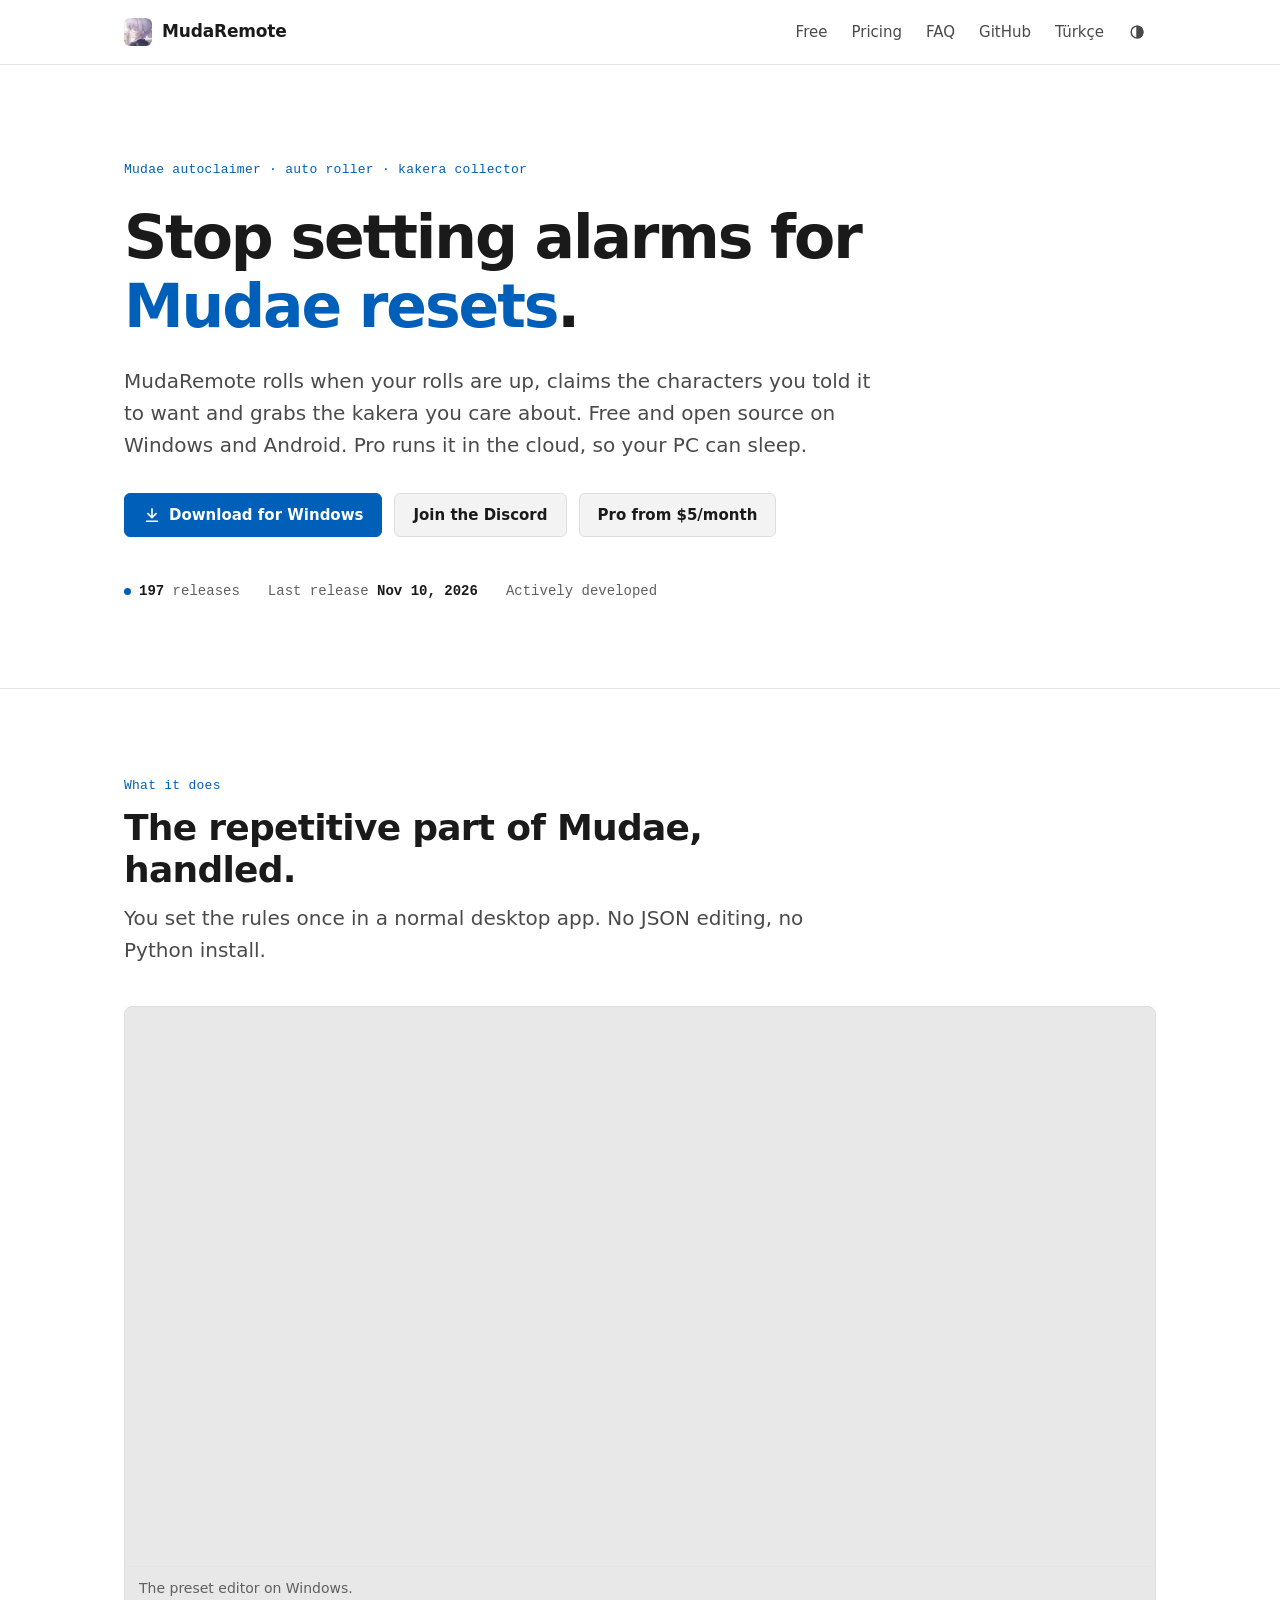
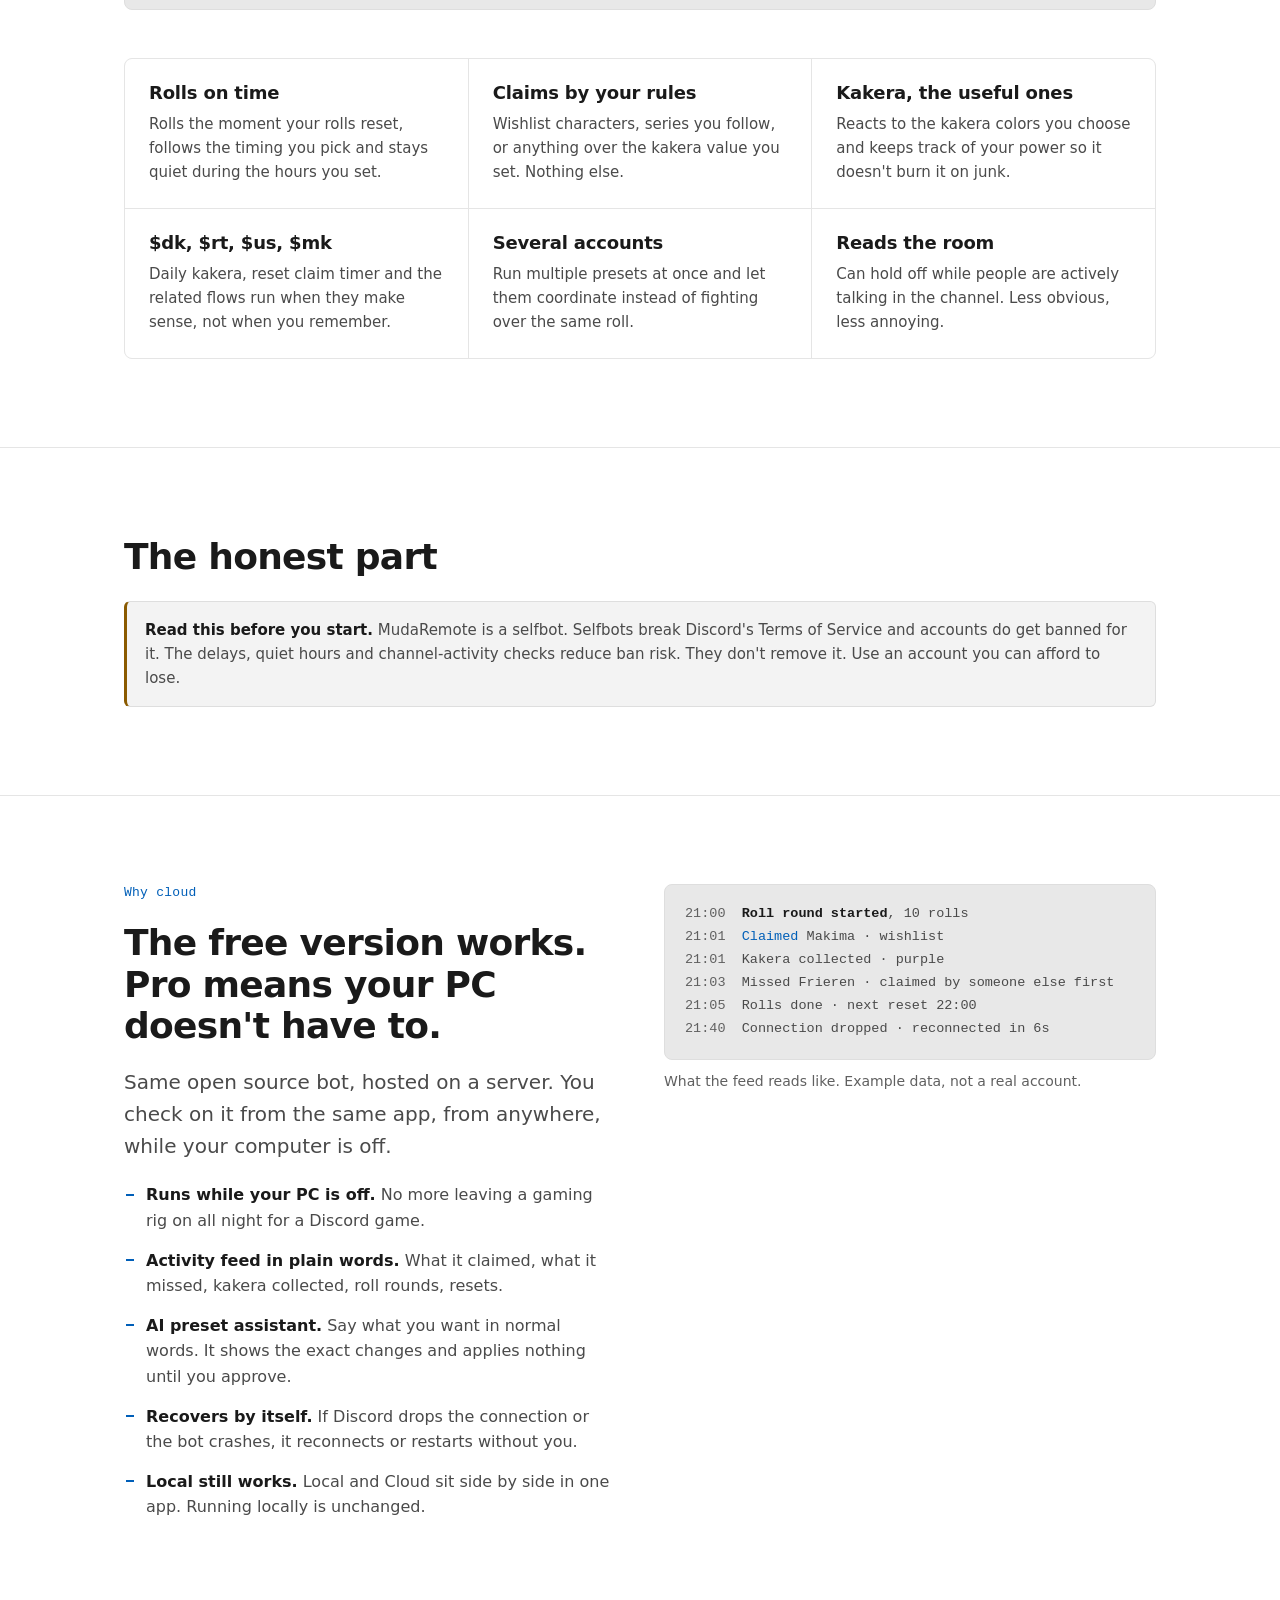
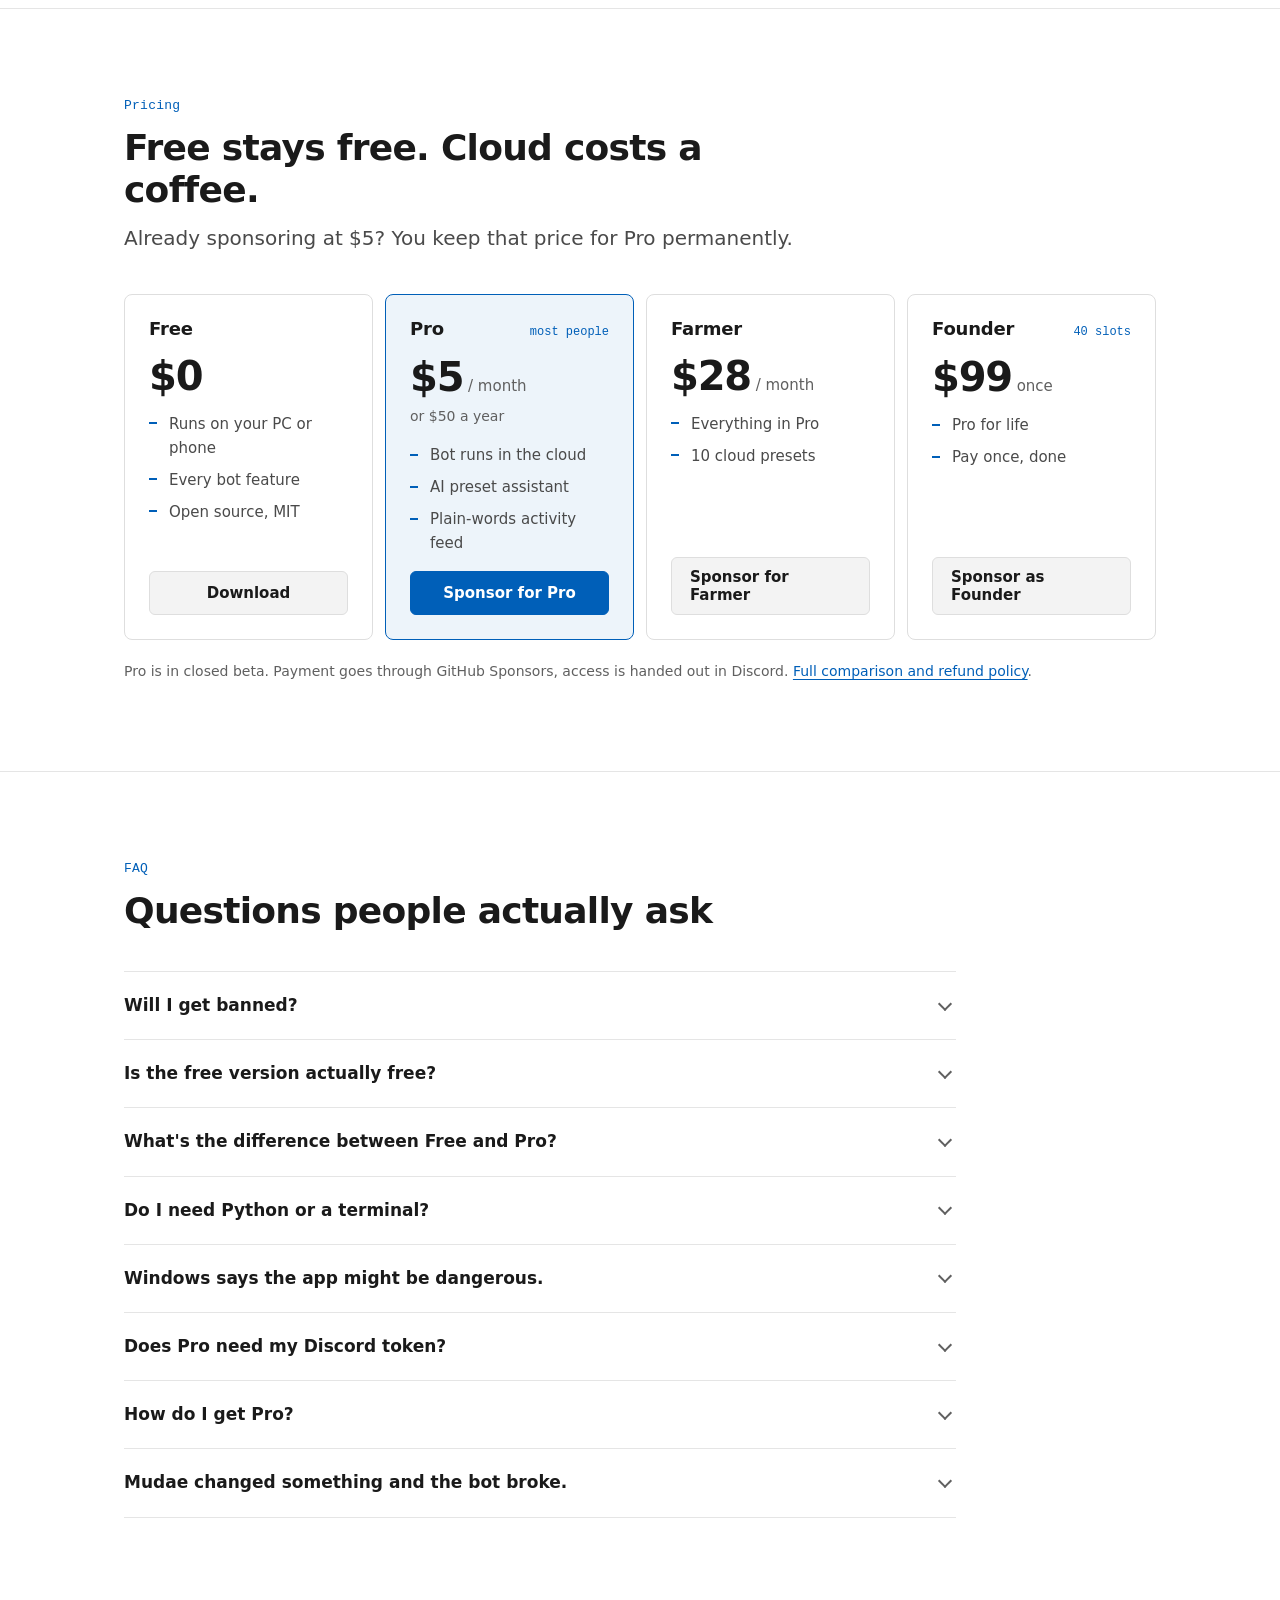
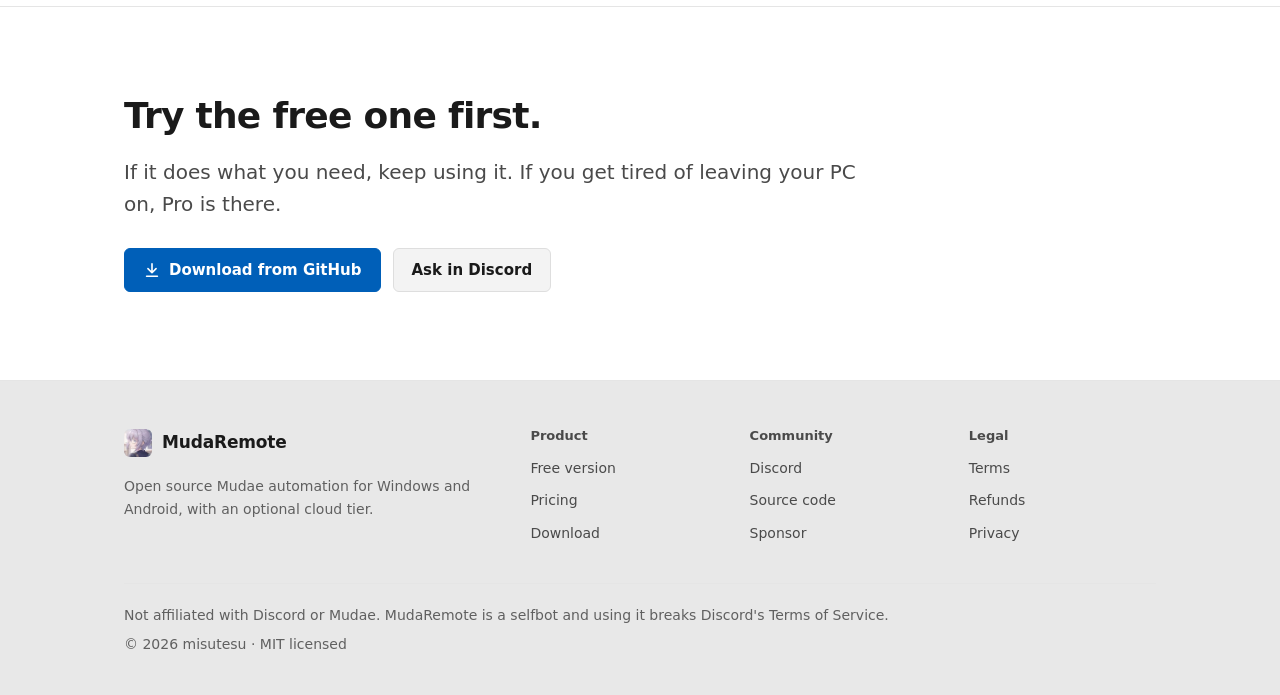
<file: index.html>
<!doctype html>
<html lang="en">
<head>
<meta charset="utf-8">
<meta name="viewport" content="width=device-width, initial-scale=1">
<title>MudaRemote · Mudae autoclaimer and auto roller, free and open source</title>
<meta name="description" content="Mudae autoclaimer and auto roller for Windows and Android. Rolls, claims and collects mudae kakera by your rules. Open source mudae selfbot, with an optional cloud tier.">
<link rel="canonical" href="https://mudaremote.misutesu.com/">
<link rel="alternate" hreflang="en" href="https://mudaremote.misutesu.com/">
<link rel="alternate" hreflang="tr" href="https://mudaremote.misutesu.com/tr/">
<link rel="alternate" hreflang="x-default" href="https://mudaremote.misutesu.com/">
<meta name="theme-color" content="#191919" media="(prefers-color-scheme: dark)">
<meta name="theme-color" content="#ffffff" media="(prefers-color-scheme: light)">
<meta property="og:type" content="website">
<meta property="og:site_name" content="MudaRemote">
<meta property="og:title" content="MudaRemote · Mudae autoclaimer and auto roller, free and open source">
<meta property="og:description" content="Mudae autoclaimer and auto roller for Windows and Android. Rolls, claims and collects mudae kakera by your rules. Open source mudae selfbot, with an optional cloud tier.">
<meta property="og:url" content="https://mudaremote.misutesu.com/">
<meta property="og:image" content="https://mudaremote.misutesu.com/assets/og.jpg">
<meta property="og:image:width" content="1200">
<meta property="og:image:height" content="630">
<meta property="og:image:alt" content="The MudaRemote preset editor on Windows">
<meta property="og:locale" content="en_US">
<meta name="twitter:card" content="summary_large_image">
<link rel="icon" href="assets/favicon-32.png" type="image/png" sizes="32x32">
<link rel="apple-touch-icon" href="assets/apple-touch-icon.png">
<script>try{var t=localStorage.getItem("theme");if(t)document.documentElement.setAttribute("data-theme",t)}catch(e){}</script>
<link rel="stylesheet" href="assets/style.css">
<script src="assets/site.js" defer></script>
</head>
<body>
<a class="skip" href="#main">Skip to content</a>
<header class="site-head">
  <div class="wrap">
    <a class="brand" href="index.html" aria-label="MudaRemote home"><img src="assets/icon-64.webp" alt="" width="28" height="28">MudaRemote</a>
    <nav class="site-nav" aria-label="Main">
      <a href="free.html">Free</a>
      <a href="pricing.html">Pricing</a>
      <a href="index.html#faq">FAQ</a>
      <a href="https://github.com/misutesu-desu/MudaRemote">GitHub</a>
      <a class="lang" href="tr/index.html" hreflang="tr" lang="tr">Türkçe</a>
      <button class="theme-btn" type="button" aria-label="Switch theme"><svg viewBox="0 0 20 20" fill="none" stroke="currentColor" stroke-width="1.6" aria-hidden="true"><circle cx="10" cy="10" r="6.5"/><path d="M10 3.5a6.5 6.5 0 0 1 0 13z" fill="currentColor"/></svg></button>
    </nav>
  </div>
</header>
<main id="main">

<section class="hero">
  <div class="wrap">
    <p class="eyebrow">Mudae autoclaimer · auto roller · kakera collector</p>
    <h1>Stop setting alarms for <em>Mudae resets</em>.</h1>
    <p class="lede">MudaRemote rolls when your rolls are up, claims the characters you told it to want and grabs the kakera you care about. Free and open source on Windows and Android. Pro runs it in the cloud, so your PC can sleep.</p>
    <div class="actions">
      <a class="btn primary" href="https://github.com/misutesu-desu/MudaRemote/releases/latest"><svg viewBox="0 0 20 20" fill="none" stroke="currentColor" stroke-width="1.8" stroke-linecap="round" stroke-linejoin="round" aria-hidden="true"><path d="M10 3v10m-4.5-4.5L10 13l4.5-4.5M4 17h12"/></svg>Download for Windows</a>
      <a class="btn" href="https://discord.gg/4WHXkDzuZx">Join the Discord</a>
      <a class="btn" href="pricing.html">Pro from $5/month</a>
    </div>
    <ul class="signals" aria-label="Project activity">
      <li><span class="dot" aria-hidden="true"></span><span><strong>197</strong> releases</span></li>
      <li><span>Last release <strong><time data-last-release datetime="2026-11-10">Nov 10, 2026</time></strong></span></li>
      <li><span>Actively developed</span></li>
    </ul>
  </div>
</section>

<section id="features" aria-labelledby="features-h">
  <div class="wrap">
    <div class="sec-head">
      <p class="eyebrow">What it does</p>
      <h2 id="features-h">The repetitive part of Mudae, handled.</h2>
      <p class="lede">You set the rules once in a normal desktop app. No JSON editing, no Python install.</p>
    </div>
    <figure class="shot">
      <picture>
        <source media="(max-width: 760px)" srcset="assets/editor-741.webp">
        <img src="assets/editor.webp" width="1482" height="805" loading="lazy" decoding="async"
             alt="The MudaRemote preset editor: a sidebar of setting groups and a form for rolls, claims and kakera rules.">
      </picture>
      <figcaption>The preset editor on Windows.</figcaption>
    </figure>
    <div class="grid cols-3">
      <div class="cell"><h3>Rolls on time</h3><p>Rolls the moment your rolls reset, follows the timing you pick and stays quiet during the hours you set.</p></div>
      <div class="cell"><h3>Claims by your rules</h3><p>Wishlist characters, series you follow, or anything over the kakera value you set. Nothing else.</p></div>
      <div class="cell"><h3>Kakera, the useful ones</h3><p>Reacts to the kakera colors you choose and keeps track of your power so it doesn't burn it on junk.</p></div>
      <div class="cell"><h3>$dk, $rt, $us, $mk</h3><p>Daily kakera, reset claim timer and the related flows run when they make sense, not when you remember.</p></div>
      <div class="cell"><h3>Several accounts</h3><p>Run multiple presets at once and let them coordinate instead of fighting over the same roll.</p></div>
      <div class="cell"><h3>Reads the room</h3><p>Can hold off while people are actively talking in the channel. Less obvious, less annoying.</p></div>
    </div>
  </div>
</section>

<section aria-labelledby="risk-h">
  <div class="wrap">
    <div class="sec-head" style="margin-bottom:24px">
      <h2 id="risk-h">The honest part</h2>
    </div>
    <div class="note" role="note">
      <p><strong>Read this before you start.</strong> MudaRemote is a selfbot. Selfbots break Discord's Terms of Service and accounts do get banned for it. The delays, quiet hours and channel-activity checks reduce ban risk. They don't remove it. Use an account you can afford to lose.</p>
    </div>
  </div>
</section>

<section id="cloud" aria-labelledby="cloud-h">
  <div class="wrap split">
    <div style="display:grid;gap:20px">
      <p class="eyebrow">Why cloud</p>
      <h2 id="cloud-h">The free version works. Pro means your PC doesn't have to.</h2>
      <p class="lede">Same open source bot, hosted on a server. You check on it from the same app, from anywhere, while your computer is off.</p>
      <ul class="list">
        <li><strong>Runs while your PC is off.</strong> No more leaving a gaming rig on all night for a Discord game.</li>
        <li><strong>Activity feed in plain words.</strong> What it claimed, what it missed, kakera collected, roll rounds, resets.</li>
        <li><strong>AI preset assistant.</strong> Say what you want in normal words. It shows the exact changes and applies nothing until you approve.</li>
        <li><strong>Recovers by itself.</strong> If Discord drops the connection or the bot crashes, it reconnects or restarts without you.</li>
        <li><strong>Local still works.</strong> Local and Cloud sit side by side in one app. Running locally is unchanged.</li>
      </ul>
    </div>
    <figure style="margin:0;display:grid;gap:10px">
<pre class="feed" aria-label="Example activity feed"><i>21:00</i>  <b>Roll round started</b>, 10 rolls
<i>21:01</i>  <u>Claimed</u> Makima · wishlist
<i>21:01</i>  Kakera collected · purple
<i>21:03</i>  Missed Frieren · claimed by someone else first
<i>21:05</i>  Rolls done · next reset 22:00
<i>21:40</i>  Connection dropped · reconnected in 6s</pre>
      <figcaption class="small muted">What the feed reads like. Example data, not a real account.</figcaption>
    </figure>
  </div>
</section>

<section id="pricing" aria-labelledby="pricing-h">
  <div class="wrap">
    <div class="sec-head">
      <p class="eyebrow">Pricing</p>
      <h2 id="pricing-h">Free stays free. Cloud costs a coffee.</h2>
      <p class="lede">Already sponsoring at $5? You keep that price for Pro permanently.</p>
    </div>
    <div class="plans">
      <div class="plan">
        <h3>Free</h3>
        <div class="price">$0</div>
        <ul><li>Runs on your PC or phone</li><li>Every bot feature</li><li>Open source, MIT</li></ul>
        <a class="btn" href="https://github.com/misutesu-desu/MudaRemote/releases/latest">Download</a>
      </div>
      <div class="plan pick">
        <h3>Pro <span class="tag">most people</span></h3>
        <div class="price">$5<span> / month</span></div>
        <p class="alt">or $50 a year</p>
        <ul><li>Bot runs in the cloud</li><li>AI preset assistant</li><li>Plain-words activity feed</li></ul>
        <a class="btn primary" href="https://github.com/sponsors/misutesu-desu">Sponsor for Pro</a>
      </div>
      <div class="plan">
        <h3>Farmer</h3>
        <div class="price">$28<span> / month</span></div>
        <ul><li>Everything in Pro</li><li>10 cloud presets</li></ul>
        <a class="btn" href="https://github.com/sponsors/misutesu-desu">Sponsor for Farmer</a>
      </div>
      <div class="plan">
        <h3>Founder <span class="tag">40 slots</span></h3>
        <div class="price">$99<span> once</span></div>
        <ul><li>Pro for life</li><li>Pay once, done</li></ul>
        <a class="btn" href="https://github.com/sponsors/misutesu-desu">Sponsor as Founder</a>
      </div>
    </div>
    <p class="plan-foot">Pro is in closed beta. Payment goes through GitHub Sponsors, access is handed out in Discord. <a href="pricing.html">Full comparison and refund policy</a>.</p>
  </div>
</section>

<section id="faq" aria-labelledby="faq-h">
  <div class="wrap">
    <div class="sec-head">
      <p class="eyebrow">FAQ</p>
      <h2 id="faq-h">Questions people actually ask</h2>
    </div>
    <div class="faq">
      <details>
        <summary>Will I get banned?</summary>
        <div class="a">
          <p>You might. MudaRemote is a selfbot and Discord bans selfbots. The human-ish timing, quiet hours and channel checks reduce ban risk, but no tool can promise you won't get caught. Anyone who says their selfbot is undetectable is selling you something.</p>
          <p>Don't run it on an account you'd be upset to lose.</p>
        </div>
      </details>
      <details>
        <summary>Is the free version actually free?</summary>
        <div class="a"><p>Yes. It's MIT licensed, it isn't a trial and features aren't locked behind Pro. Pro only adds hosting and the cloud extras on top.</p></div>
      </details>
      <details>
        <summary>What's the difference between Free and Pro?</summary>
        <div class="a"><p>Where the bot runs. Free runs on your PC or Android phone, so it stops when they do. Pro runs the same bot on a server and adds the activity feed, the AI preset assistant and automatic recovery.</p></div>
      </details>
      <details>
        <summary>Do I need Python or a terminal?</summary>
        <div class="a"><p>No. On Windows you download one <code>.exe</code> and open it. Quick Setup asks for your token, the channel and what you want claimed. There's also an Android app for Android 8.0 and newer.</p></div>
      </details>
      <details>
        <summary>Windows says the app might be dangerous.</summary>
        <div class="a"><p>That's SmartScreen. The builds aren't code-signed yet, so Windows doesn't recognize them. Click <kbd>More info</kbd>, then <kbd>Run anyway</kbd>. If you'd rather not trust a binary, the source is on GitHub and you can build it yourself.</p></div>
      </details>
      <details>
        <summary>Does Pro need my Discord token?</summary>
        <div class="a"><p>Yes. A selfbot logs in as you, so there's no way around it. The token is stored encrypted on the server and it's never shown to the AI assistant. Details are in the <a href="privacy.html">privacy policy</a>.</p></div>
      </details>
      <details>
        <summary>How do I get Pro?</summary>
        <div class="a"><p>Sponsor the tier you want on <a href="https://github.com/sponsors/misutesu-desu">GitHub Sponsors</a>, then ask for access in <code>#pro-request</code> on the <a href="https://discord.gg/4WHXkDzuZx">Discord server</a> with your GitHub name. You get a login and a key. During the closed beta, access is handed out by hand.</p></div>
      </details>
      <details>
        <summary>Mudae changed something and the bot broke.</summary>
        <div class="a"><p>It happens, Mudae and Discord change things. Report it in the Discord or open a GitHub issue. Fixes usually ship as a new release and the app tells you when one is out.</p></div>
      </details>
    </div>
  </div>
</section>

<section class="band" aria-labelledby="band-h">
  <div class="wrap">
    <h2 id="band-h">Try the free one first.</h2>
    <p class="lede">If it does what you need, keep using it. If you get tired of leaving your PC on, Pro is there.</p>
    <div class="actions">
      <a class="btn primary" href="https://github.com/misutesu-desu/MudaRemote/releases/latest"><svg viewBox="0 0 20 20" fill="none" stroke="currentColor" stroke-width="1.8" stroke-linecap="round" stroke-linejoin="round" aria-hidden="true"><path d="M10 3v10m-4.5-4.5L10 13l4.5-4.5M4 17h12"/></svg>Download from GitHub</a>
      <a class="btn" href="https://discord.gg/4WHXkDzuZx">Ask in Discord</a>
    </div>
  </div>
</section>

</main>
<footer class="site-foot">
  <div class="wrap">
    <div class="foot-grid">
      <div>
        <a class="brand" href="index.html"><img src="assets/icon-64.webp" alt="" width="28" height="28" loading="lazy">MudaRemote</a>
        <p style="margin-top:12px;max-width:30em">Open source Mudae automation for Windows and Android, with an optional cloud tier.</p>
      </div>
      <div>
        <h2>Product</h2>
        <ul>
          <li><a href="free.html">Free version</a></li>
          <li><a href="pricing.html">Pricing</a></li>
          <li><a href="https://github.com/misutesu-desu/MudaRemote/releases/latest">Download</a></li>
        </ul>
      </div>
      <div>
        <h2>Community</h2>
        <ul>
          <li><a href="https://discord.gg/4WHXkDzuZx">Discord</a></li>
          <li><a href="https://github.com/misutesu-desu/MudaRemote">Source code</a></li>
          <li><a href="https://github.com/sponsors/misutesu-desu">Sponsor</a></li>
        </ul>
      </div>
      <div>
        <h2>Legal</h2>
        <ul>
          <li><a href="terms.html">Terms</a></li>
          <li><a href="refund.html">Refunds</a></li>
          <li><a href="privacy.html">Privacy</a></li>
        </ul>
      </div>
    </div>
    <div class="foot-legal">
      <p>Not affiliated with Discord or Mudae. MudaRemote is a selfbot and using it breaks Discord's Terms of Service.</p>
      <p>© 2026 misutesu · MIT licensed</p>
    </div>
  </div>
</footer>
</body>
</html>
</file>
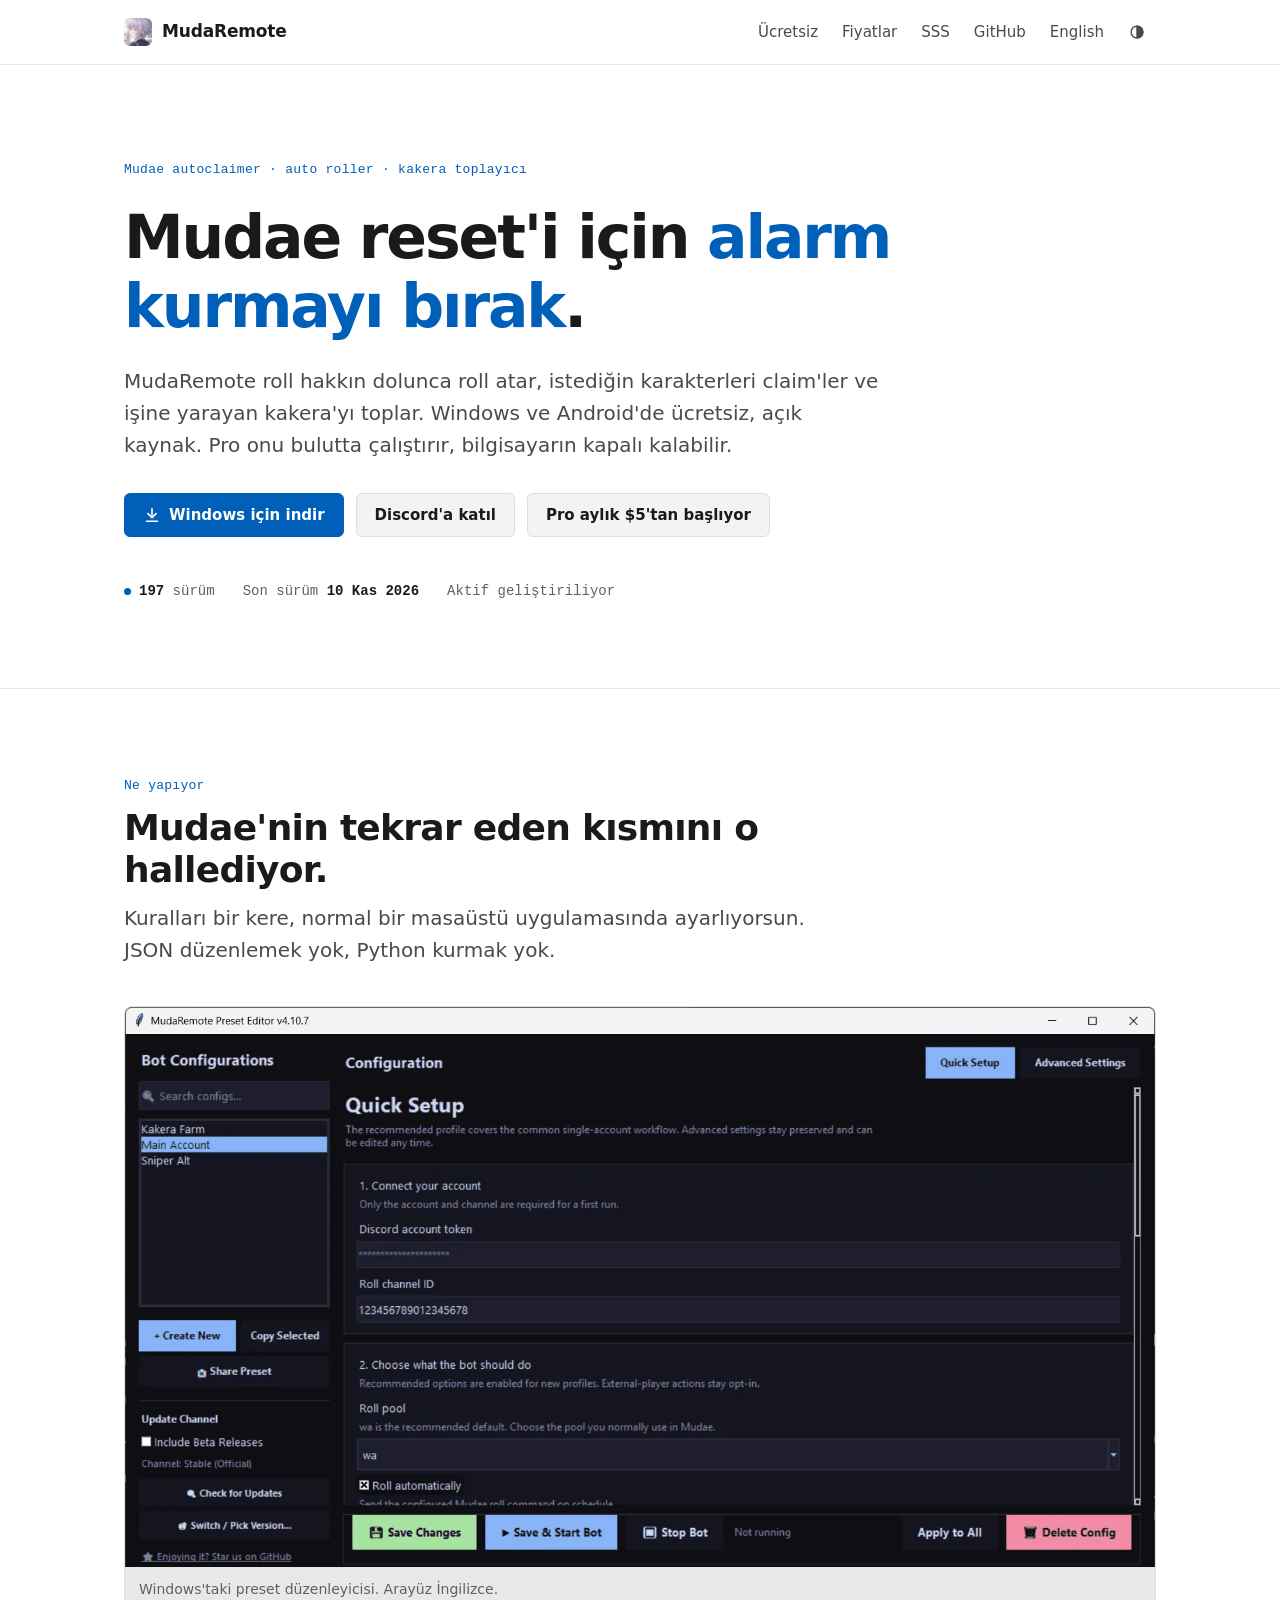
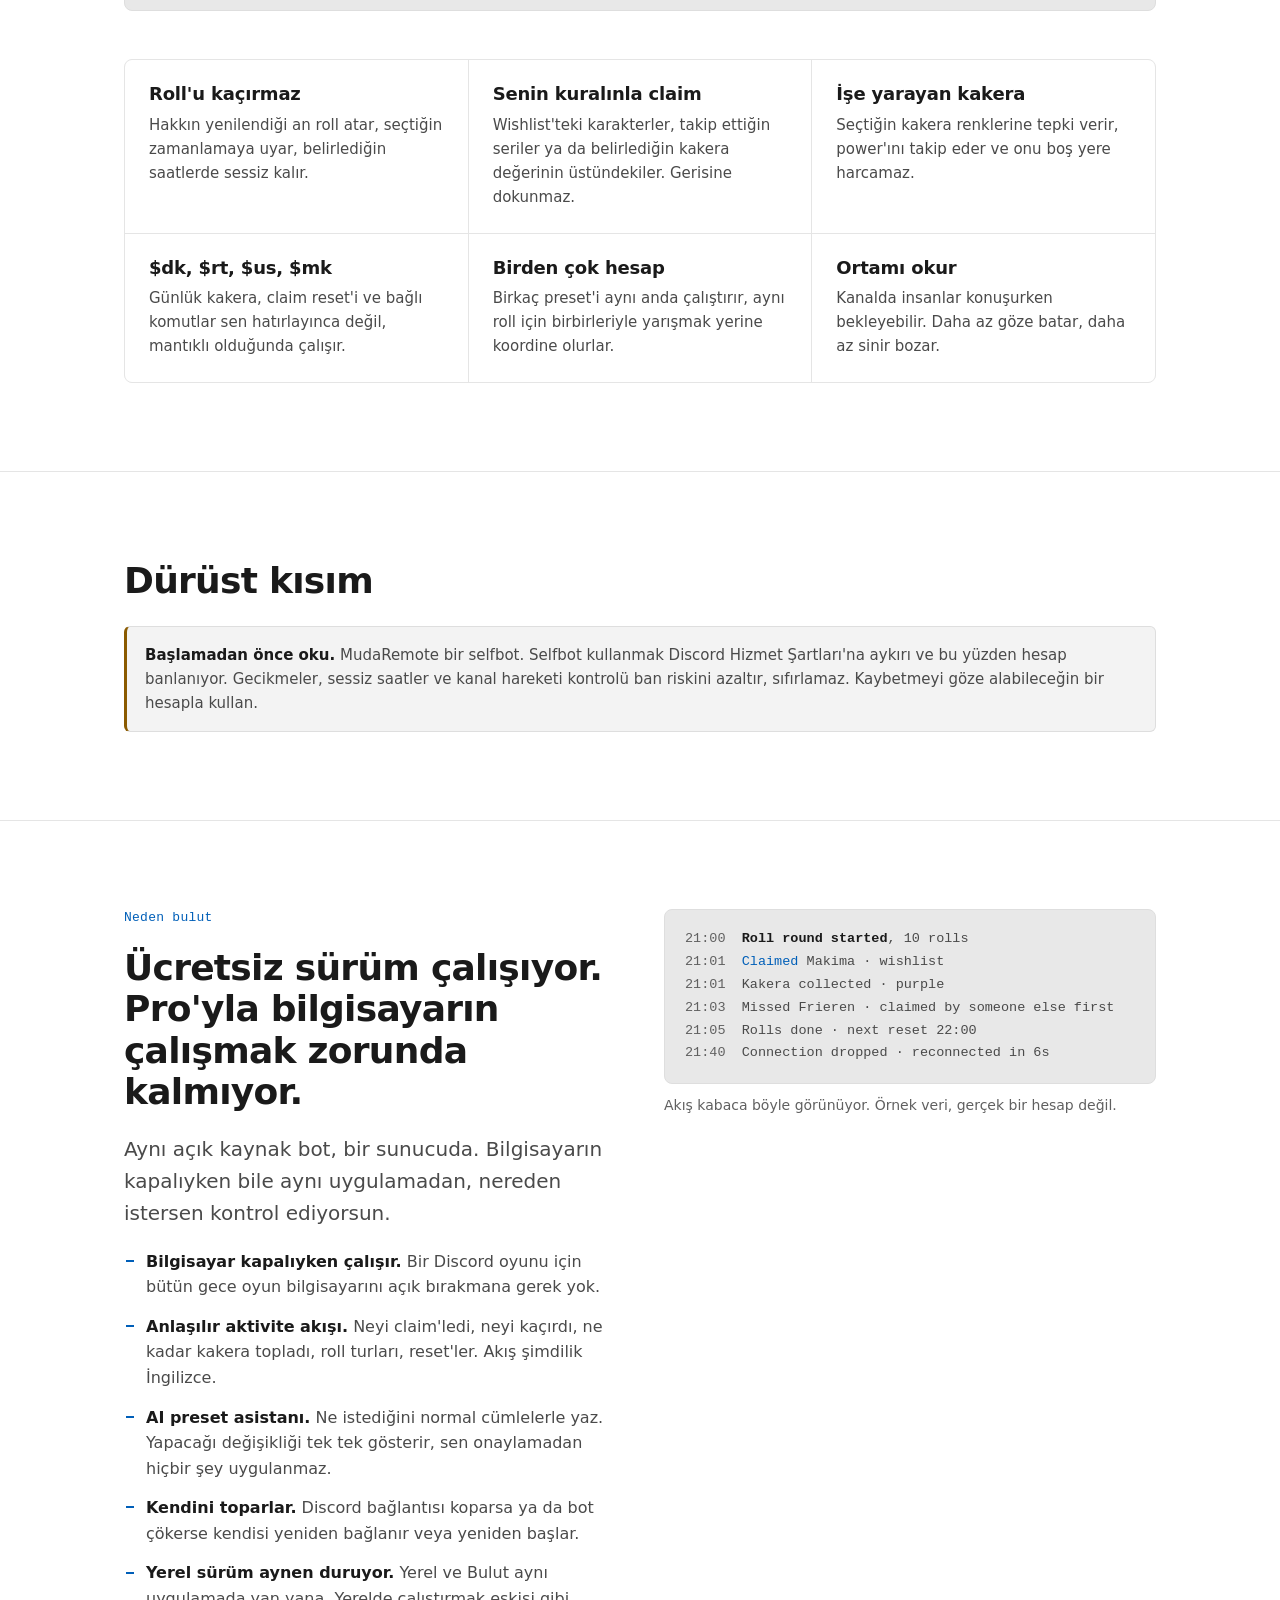
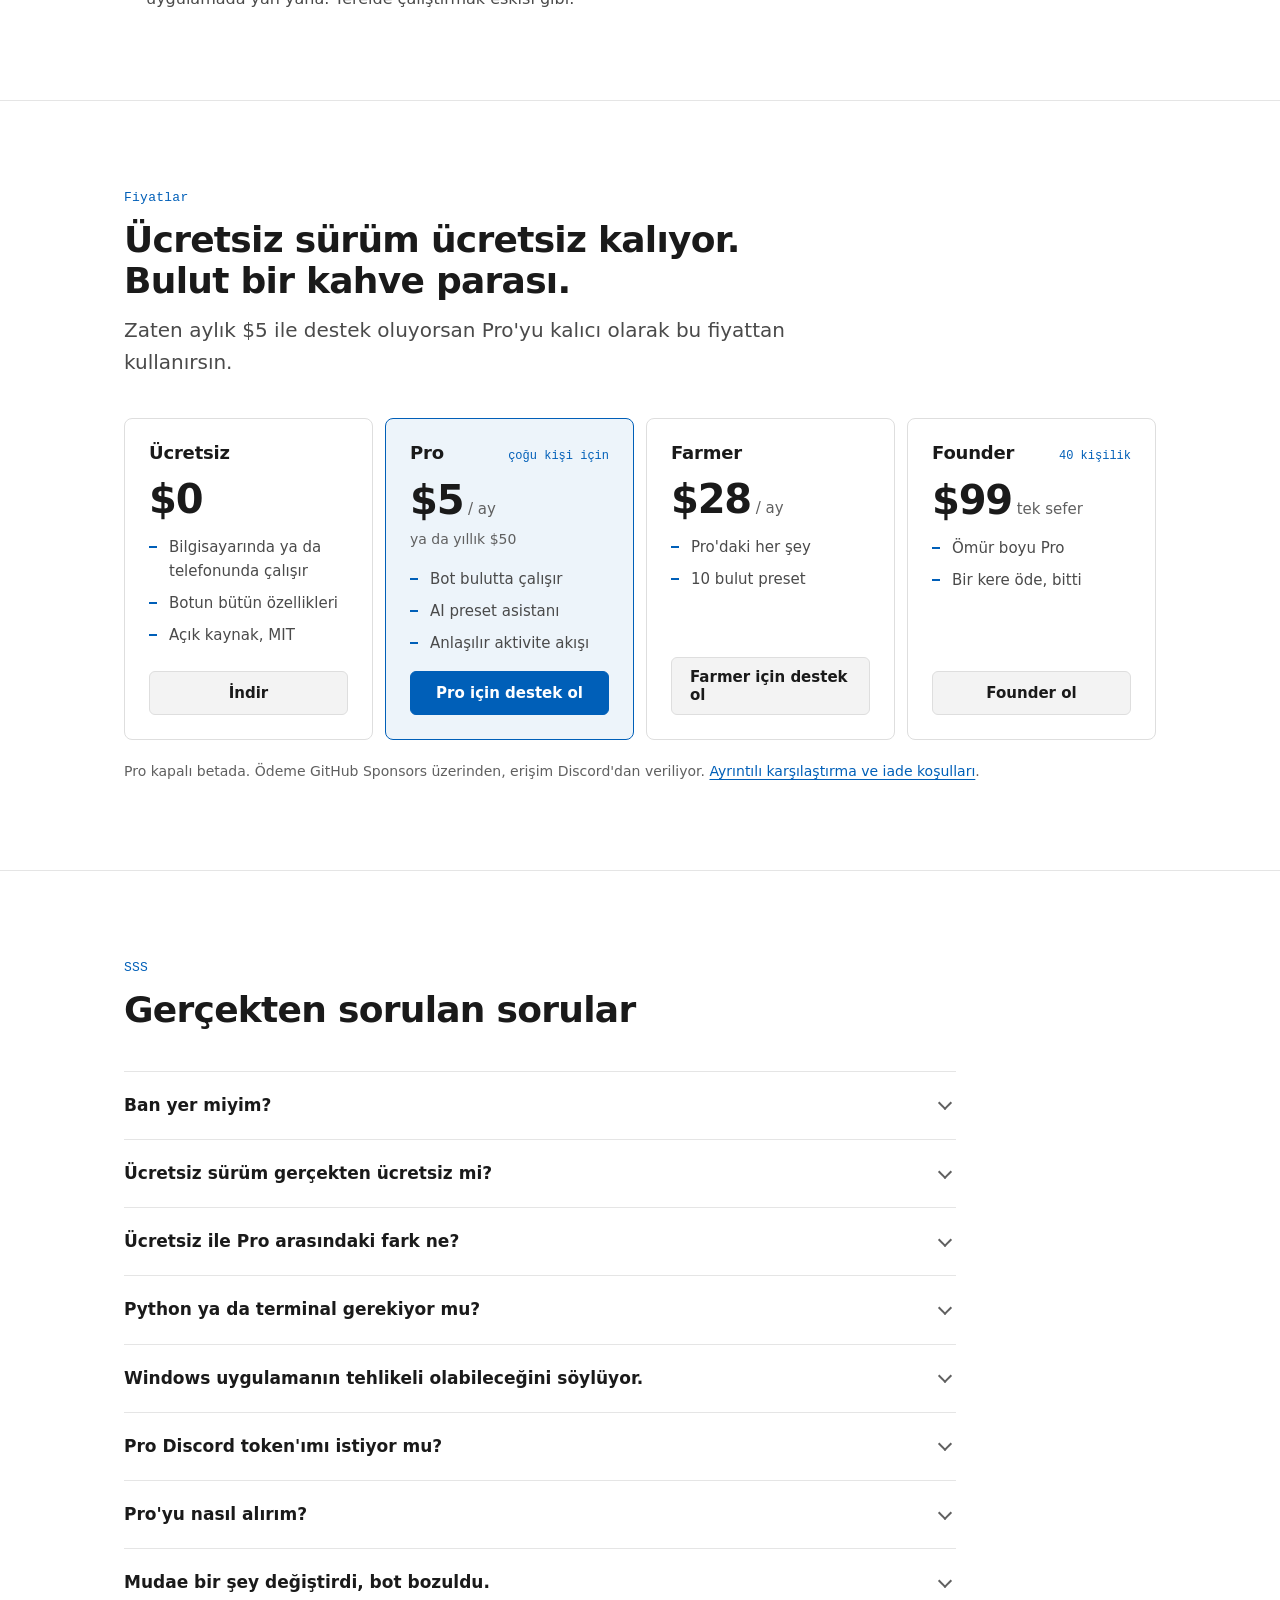
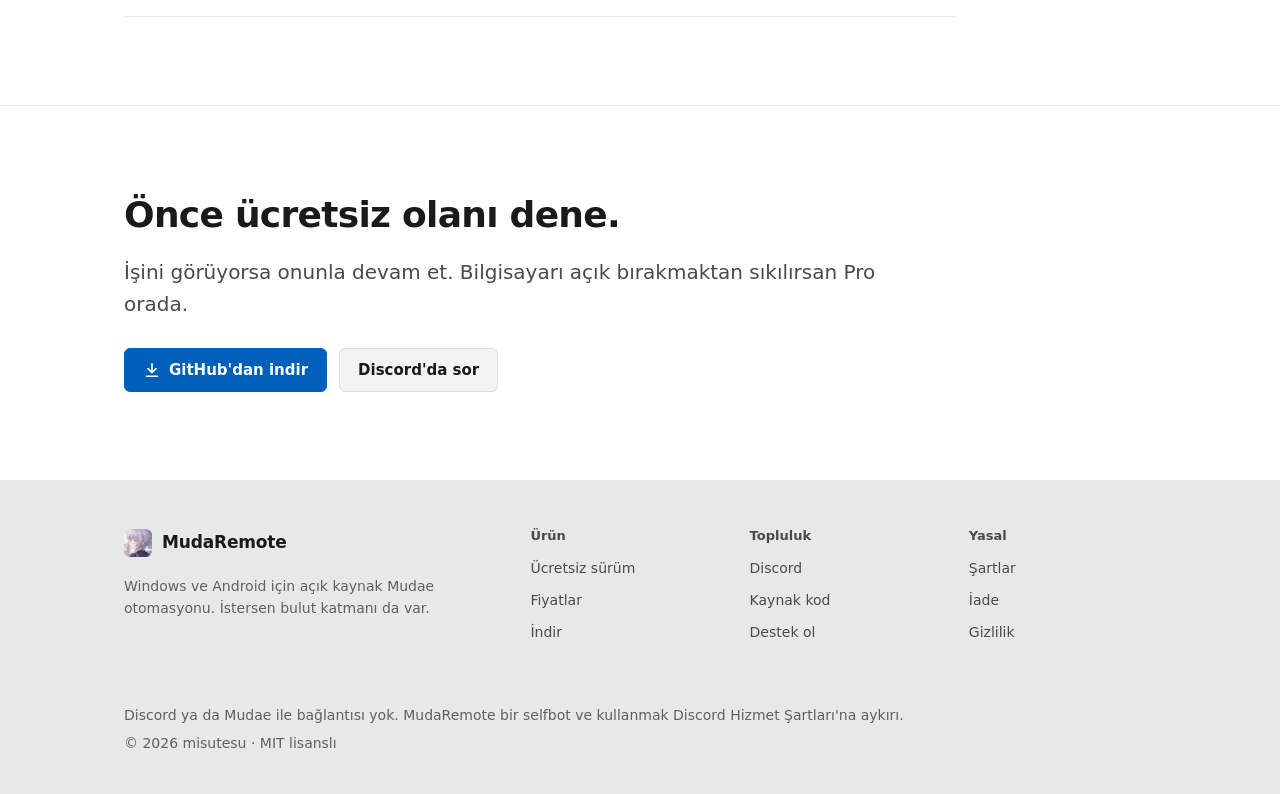
<file: tr/index.html>
<!doctype html>
<html lang="tr">
<head>
<meta charset="utf-8">
<meta name="viewport" content="width=device-width, initial-scale=1">
<title>MudaRemote · ücretsiz ve açık kaynak Mudae autoclaimer ve auto roller</title>
<meta name="description" content="Windows ve Android için Mudae autoclaimer ve auto roller. Senin kurallarınla roll atar, claim'ler, mudae kakera toplar. Açık kaynak mudae selfbot, isteğe bağlı bulut katmanıyla.">
<link rel="canonical" href="https://mudaremote.misutesu.com/tr/">
<link rel="alternate" hreflang="en" href="https://mudaremote.misutesu.com/">
<link rel="alternate" hreflang="tr" href="https://mudaremote.misutesu.com/tr/">
<link rel="alternate" hreflang="x-default" href="https://mudaremote.misutesu.com/">
<meta name="theme-color" content="#191919" media="(prefers-color-scheme: dark)">
<meta name="theme-color" content="#ffffff" media="(prefers-color-scheme: light)">
<meta property="og:type" content="website">
<meta property="og:site_name" content="MudaRemote">
<meta property="og:title" content="MudaRemote · ücretsiz ve açık kaynak Mudae autoclaimer ve auto roller">
<meta property="og:description" content="Windows ve Android için Mudae autoclaimer ve auto roller. Senin kurallarınla roll atar, claim'ler, mudae kakera toplar. Açık kaynak mudae selfbot, isteğe bağlı bulut katmanıyla.">
<meta property="og:url" content="https://mudaremote.misutesu.com/tr/">
<meta property="og:image" content="https://mudaremote.misutesu.com/assets/og.jpg">
<meta property="og:image:width" content="1200">
<meta property="og:image:height" content="630">
<meta property="og:image:alt" content="The MudaRemote preset editor on Windows">
<meta property="og:locale" content="tr_TR">
<meta name="twitter:card" content="summary_large_image">
<link rel="icon" href="../assets/favicon-32.png" type="image/png" sizes="32x32">
<link rel="apple-touch-icon" href="../assets/apple-touch-icon.png">
<script>try{var t=localStorage.getItem("theme");if(t)document.documentElement.setAttribute("data-theme",t)}catch(e){}</script>
<link rel="stylesheet" href="../assets/style.css">
<script src="../assets/site.js" defer></script>
</head>
<body>
<a class="skip" href="#main">İçeriğe geç</a>
<header class="site-head">
  <div class="wrap">
    <a class="brand" href="index.html" aria-label="MudaRemote ana sayfa"><img src="../assets/icon-64.webp" alt="" width="28" height="28">MudaRemote</a>
    <nav class="site-nav" aria-label="Ana menü">
      <a href="../free.html">Ücretsiz</a>
      <a href="pricing.html">Fiyatlar</a>
      <a href="index.html#faq">SSS</a>
      <a href="https://github.com/misutesu-desu/MudaRemote">GitHub</a>
      <a class="lang" href="../index.html" hreflang="en" lang="en">English</a>
      <button class="theme-btn" type="button" aria-label="Temayı değiştir"><svg viewBox="0 0 20 20" fill="none" stroke="currentColor" stroke-width="1.6" aria-hidden="true"><circle cx="10" cy="10" r="6.5"/><path d="M10 3.5a6.5 6.5 0 0 1 0 13z" fill="currentColor"/></svg></button>
    </nav>
  </div>
</header>
<main id="main">

<section class="hero">
  <div class="wrap">
    <p class="eyebrow">Mudae autoclaimer · auto roller · kakera toplayıcı</p>
    <h1>Mudae reset'i için <em>alarm kurmayı bırak</em>.</h1>
    <p class="lede">MudaRemote roll hakkın dolunca roll atar, istediğin karakterleri claim'ler ve işine yarayan kakera'yı toplar. Windows ve Android'de ücretsiz, açık kaynak. Pro onu bulutta çalıştırır, bilgisayarın kapalı kalabilir.</p>
    <div class="actions">
      <a class="btn primary" href="https://github.com/misutesu-desu/MudaRemote/releases/latest"><svg viewBox="0 0 20 20" fill="none" stroke="currentColor" stroke-width="1.8" stroke-linecap="round" stroke-linejoin="round" aria-hidden="true"><path d="M10 3v10m-4.5-4.5L10 13l4.5-4.5M4 17h12"/></svg>Windows için indir</a>
      <a class="btn" href="https://discord.gg/4WHXkDzuZx">Discord'a katıl</a>
      <a class="btn" href="pricing.html">Pro aylık $5'tan başlıyor</a>
    </div>
    <ul class="signals" aria-label="Proje durumu">
      <li><span class="dot" aria-hidden="true"></span><span><strong>197</strong> sürüm</span></li>
      <li><span>Son sürüm <strong><time data-last-release datetime="2026-11-10">10 Kas 2026</time></strong></span></li>
      <li><span>Aktif geliştiriliyor</span></li>
    </ul>
  </div>
</section>

<section id="features" aria-labelledby="features-h">
  <div class="wrap">
    <div class="sec-head">
      <p class="eyebrow">Ne yapıyor</p>
      <h2 id="features-h">Mudae'nin tekrar eden kısmını o hallediyor.</h2>
      <p class="lede">Kuralları bir kere, normal bir masaüstü uygulamasında ayarlıyorsun. JSON düzenlemek yok, Python kurmak yok.</p>
    </div>
    <figure class="shot">
      <picture>
        <source media="(max-width: 760px)" srcset="../assets/editor-741.webp">
        <img src="../assets/editor.webp" width="1482" height="805" loading="lazy" decoding="async"
             alt="MudaRemote preset düzenleyicisi: solda ayar grupları, sağda roll, claim ve kakera kuralları formu.">
      </picture>
      <figcaption>Windows'taki preset düzenleyicisi. Arayüz İngilizce.</figcaption>
    </figure>
    <div class="grid cols-3">
      <div class="cell"><h3>Roll'u kaçırmaz</h3><p>Hakkın yenilendiği an roll atar, seçtiğin zamanlamaya uyar, belirlediğin saatlerde sessiz kalır.</p></div>
      <div class="cell"><h3>Senin kuralınla claim</h3><p>Wishlist'teki karakterler, takip ettiğin seriler ya da belirlediğin kakera değerinin üstündekiler. Gerisine dokunmaz.</p></div>
      <div class="cell"><h3>İşe yarayan kakera</h3><p>Seçtiğin kakera renklerine tepki verir, power'ını takip eder ve onu boş yere harcamaz.</p></div>
      <div class="cell"><h3>$dk, $rt, $us, $mk</h3><p>Günlük kakera, claim reset'i ve bağlı komutlar sen hatırlayınca değil, mantıklı olduğunda çalışır.</p></div>
      <div class="cell"><h3>Birden çok hesap</h3><p>Birkaç preset'i aynı anda çalıştırır, aynı roll için birbirleriyle yarışmak yerine koordine olurlar.</p></div>
      <div class="cell"><h3>Ortamı okur</h3><p>Kanalda insanlar konuşurken bekleyebilir. Daha az göze batar, daha az sinir bozar.</p></div>
    </div>
  </div>
</section>

<section aria-labelledby="risk-h">
  <div class="wrap">
    <div class="sec-head" style="margin-bottom:24px"><h2 id="risk-h">Dürüst kısım</h2></div>
    <div class="note" role="note">
      <p><strong>Başlamadan önce oku.</strong> MudaRemote bir selfbot. Selfbot kullanmak Discord Hizmet Şartları'na aykırı ve bu yüzden hesap banlanıyor. Gecikmeler, sessiz saatler ve kanal hareketi kontrolü ban riskini azaltır, sıfırlamaz. Kaybetmeyi göze alabileceğin bir hesapla kullan.</p>
    </div>
  </div>
</section>

<section id="cloud" aria-labelledby="cloud-h">
  <div class="wrap split">
    <div style="display:grid;gap:20px">
      <p class="eyebrow">Neden bulut</p>
      <h2 id="cloud-h">Ücretsiz sürüm çalışıyor. Pro'yla bilgisayarın çalışmak zorunda kalmıyor.</h2>
      <p class="lede">Aynı açık kaynak bot, bir sunucuda. Bilgisayarın kapalıyken bile aynı uygulamadan, nereden istersen kontrol ediyorsun.</p>
      <ul class="list">
        <li><strong>Bilgisayar kapalıyken çalışır.</strong> Bir Discord oyunu için bütün gece oyun bilgisayarını açık bırakmana gerek yok.</li>
        <li><strong>Anlaşılır aktivite akışı.</strong> Neyi claim'ledi, neyi kaçırdı, ne kadar kakera topladı, roll turları, reset'ler. Akış şimdilik İngilizce.</li>
        <li><strong>AI preset asistanı.</strong> Ne istediğini normal cümlelerle yaz. Yapacağı değişikliği tek tek gösterir, sen onaylamadan hiçbir şey uygulanmaz.</li>
        <li><strong>Kendini toparlar.</strong> Discord bağlantısı koparsa ya da bot çökerse kendisi yeniden bağlanır veya yeniden başlar.</li>
        <li><strong>Yerel sürüm aynen duruyor.</strong> Yerel ve Bulut aynı uygulamada yan yana. Yerelde çalıştırmak eskisi gibi.</li>
      </ul>
    </div>
    <figure style="margin:0;display:grid;gap:10px">
<pre class="feed" aria-label="Örnek aktivite akışı" lang="en"><i>21:00</i>  <b>Roll round started</b>, 10 rolls
<i>21:01</i>  <u>Claimed</u> Makima · wishlist
<i>21:01</i>  Kakera collected · purple
<i>21:03</i>  Missed Frieren · claimed by someone else first
<i>21:05</i>  Rolls done · next reset 22:00
<i>21:40</i>  Connection dropped · reconnected in 6s</pre>
      <figcaption class="small muted">Akış kabaca böyle görünüyor. Örnek veri, gerçek bir hesap değil.</figcaption>
    </figure>
  </div>
</section>

<section id="pricing" aria-labelledby="pricing-h">
  <div class="wrap">
    <div class="sec-head">
      <p class="eyebrow">Fiyatlar</p>
      <h2 id="pricing-h">Ücretsiz sürüm ücretsiz kalıyor. Bulut bir kahve parası.</h2>
      <p class="lede">Zaten aylık $5 ile destek oluyorsan Pro'yu kalıcı olarak bu fiyattan kullanırsın.</p>
    </div>
    <div class="plans">
      <div class="plan">
        <h3>Ücretsiz</h3>
        <div class="price">$0</div>
        <ul><li>Bilgisayarında ya da telefonunda çalışır</li><li>Botun bütün özellikleri</li><li>Açık kaynak, MIT</li></ul>
        <a class="btn" href="https://github.com/misutesu-desu/MudaRemote/releases/latest">İndir</a>
      </div>
      <div class="plan pick">
        <h3>Pro <span class="tag">çoğu kişi için</span></h3>
        <div class="price">$5<span> / ay</span></div>
        <p class="alt">ya da yıllık $50</p>
        <ul><li>Bot bulutta çalışır</li><li>AI preset asistanı</li><li>Anlaşılır aktivite akışı</li></ul>
        <a class="btn primary" href="https://github.com/sponsors/misutesu-desu">Pro için destek ol</a>
      </div>
      <div class="plan">
        <h3>Farmer</h3>
        <div class="price">$28<span> / ay</span></div>
        <ul><li>Pro'daki her şey</li><li>10 bulut preset</li></ul>
        <a class="btn" href="https://github.com/sponsors/misutesu-desu">Farmer için destek ol</a>
      </div>
      <div class="plan">
        <h3>Founder <span class="tag">40 kişilik</span></h3>
        <div class="price">$99<span> tek sefer</span></div>
        <ul><li>Ömür boyu Pro</li><li>Bir kere öde, bitti</li></ul>
        <a class="btn" href="https://github.com/sponsors/misutesu-desu">Founder ol</a>
      </div>
    </div>
    <p class="plan-foot">Pro kapalı betada. Ödeme GitHub Sponsors üzerinden, erişim Discord'dan veriliyor. <a href="pricing.html">Ayrıntılı karşılaştırma ve iade koşulları</a>.</p>
  </div>
</section>

<section id="faq" aria-labelledby="faq-h">
  <div class="wrap">
    <div class="sec-head">
      <p class="eyebrow">SSS</p>
      <h2 id="faq-h">Gerçekten sorulan sorular</h2>
    </div>
    <div class="faq">
      <details>
        <summary>Ban yer miyim?</summary>
        <div class="a">
          <p>Yiyebilirsin. MudaRemote bir selfbot ve Discord selfbot'ları banlıyor. İnsana benzeyen zamanlama, sessiz saatler ve kanal kontrolü ban riskini azaltır ama hiçbir araç yakalanmayacağını garanti edemez. Selfbot'unun fark edilmediğini söyleyen biri sana bir şey satıyordur.</p>
          <p>Kaybedince üzüleceğin bir hesapta çalıştırma.</p>
        </div>
      </details>
      <details>
        <summary>Ücretsiz sürüm gerçekten ücretsiz mi?</summary>
        <div class="a"><p>Evet. MIT lisanslı, deneme sürümü değil, hiçbir özellik Pro'ya kilitli değil. Pro sadece sunucuyu ve bulut özelliklerini ekliyor.</p></div>
      </details>
      <details>
        <summary>Ücretsiz ile Pro arasındaki fark ne?</summary>
        <div class="a"><p>Botun nerede çalıştığı. Ücretsiz sürüm bilgisayarında ya da Android telefonunda çalışır, onlar kapanınca o da durur. Pro aynı botu sunucuda çalıştırır, üstüne aktivite akışı, AI preset asistanı ve otomatik kurtarma ekler.</p></div>
      </details>
      <details>
        <summary>Python ya da terminal gerekiyor mu?</summary>
        <div class="a"><p>Hayır. Windows'ta tek bir <code>.exe</code> indirip açıyorsun. Hızlı Kurulum token'ını, kanalı ve neyi claim'lemek istediğini soruyor. Android 8.0 ve üstü için bir Android uygulaması da var.</p></div>
      </details>
      <details>
        <summary>Windows uygulamanın tehlikeli olabileceğini söylüyor.</summary>
        <div class="a"><p>O SmartScreen. Sürümler henüz kod imzalı değil, Windows onları tanımıyor. <kbd>Ek bilgi</kbd>, sonra <kbd>Yine de çalıştır</kbd>. Hazır dosyaya güvenmek istemiyorsan kaynak kod GitHub'da, kendin derleyebilirsin.</p></div>
      </details>
      <details>
        <summary>Pro Discord token'ımı istiyor mu?</summary>
        <div class="a"><p>Evet. Selfbot senin hesabınla giriş yapıyor, başka yolu yok. Token sunucuda şifreli saklanıyor ve AI asistanına asla gösterilmiyor. Ayrıntılar <a href="../privacy.html">gizlilik politikasında</a>, İngilizce.</p></div>
      </details>
      <details>
        <summary>Pro'yu nasıl alırım?</summary>
        <div class="a"><p>İstediğin katmanı <a href="https://github.com/sponsors/misutesu-desu">GitHub Sponsors</a>'ta seç, sonra <a href="https://discord.gg/4WHXkDzuZx">Discord sunucusundaki</a> <code>#pro-request</code> kanalına GitHub adınla yaz. Bir giriş bilgisi ve anahtar gelir. Kapalı beta boyunca erişim elle veriliyor.</p></div>
      </details>
      <details>
        <summary>Mudae bir şey değiştirdi, bot bozuldu.</summary>
        <div class="a"><p>Oluyor, Mudae da Discord da bir şeyleri değiştiriyor. Discord'da bildir ya da GitHub'da issue aç. Düzeltme genelde yeni bir sürümle geliyor ve uygulama yeni sürüm çıkınca haber veriyor.</p></div>
      </details>
    </div>
  </div>
</section>

<section class="band" aria-labelledby="band-h">
  <div class="wrap">
    <h2 id="band-h">Önce ücretsiz olanı dene.</h2>
    <p class="lede">İşini görüyorsa onunla devam et. Bilgisayarı açık bırakmaktan sıkılırsan Pro orada.</p>
    <div class="actions">
      <a class="btn primary" href="https://github.com/misutesu-desu/MudaRemote/releases/latest"><svg viewBox="0 0 20 20" fill="none" stroke="currentColor" stroke-width="1.8" stroke-linecap="round" stroke-linejoin="round" aria-hidden="true"><path d="M10 3v10m-4.5-4.5L10 13l4.5-4.5M4 17h12"/></svg>GitHub'dan indir</a>
      <a class="btn" href="https://discord.gg/4WHXkDzuZx">Discord'da sor</a>
    </div>
  </div>
</section>

</main>
<footer class="site-foot">
  <div class="wrap">
    <div class="foot-grid">
      <div>
        <a class="brand" href="index.html"><img src="../assets/icon-64.webp" alt="" width="28" height="28" loading="lazy">MudaRemote</a>
        <p style="margin-top:12px;max-width:30em">Windows ve Android için açık kaynak Mudae otomasyonu. İstersen bulut katmanı da var.</p>
      </div>
      <div>
        <h2>Ürün</h2>
        <ul>
          <li><a href="../free.html">Ücretsiz sürüm</a></li>
          <li><a href="pricing.html">Fiyatlar</a></li>
          <li><a href="https://github.com/misutesu-desu/MudaRemote/releases/latest">İndir</a></li>
        </ul>
      </div>
      <div>
        <h2>Topluluk</h2>
        <ul>
          <li><a href="https://discord.gg/4WHXkDzuZx">Discord</a></li>
          <li><a href="https://github.com/misutesu-desu/MudaRemote">Kaynak kod</a></li>
          <li><a href="https://github.com/sponsors/misutesu-desu">Destek ol</a></li>
        </ul>
      </div>
      <div>
        <h2>Yasal</h2>
        <ul>
          <li><a href="../terms.html">Şartlar</a></li>
          <li><a href="../refund.html">İade</a></li>
          <li><a href="../privacy.html">Gizlilik</a></li>
        </ul>
      </div>
    </div>
    <div class="foot-legal">
      <p>Discord ya da Mudae ile bağlantısı yok. MudaRemote bir selfbot ve kullanmak Discord Hizmet Şartları'na aykırı.</p>
      <p>© 2026 misutesu · MIT lisanslı</p>
    </div>
  </div>
</footer>
</body>
</html>
</file>
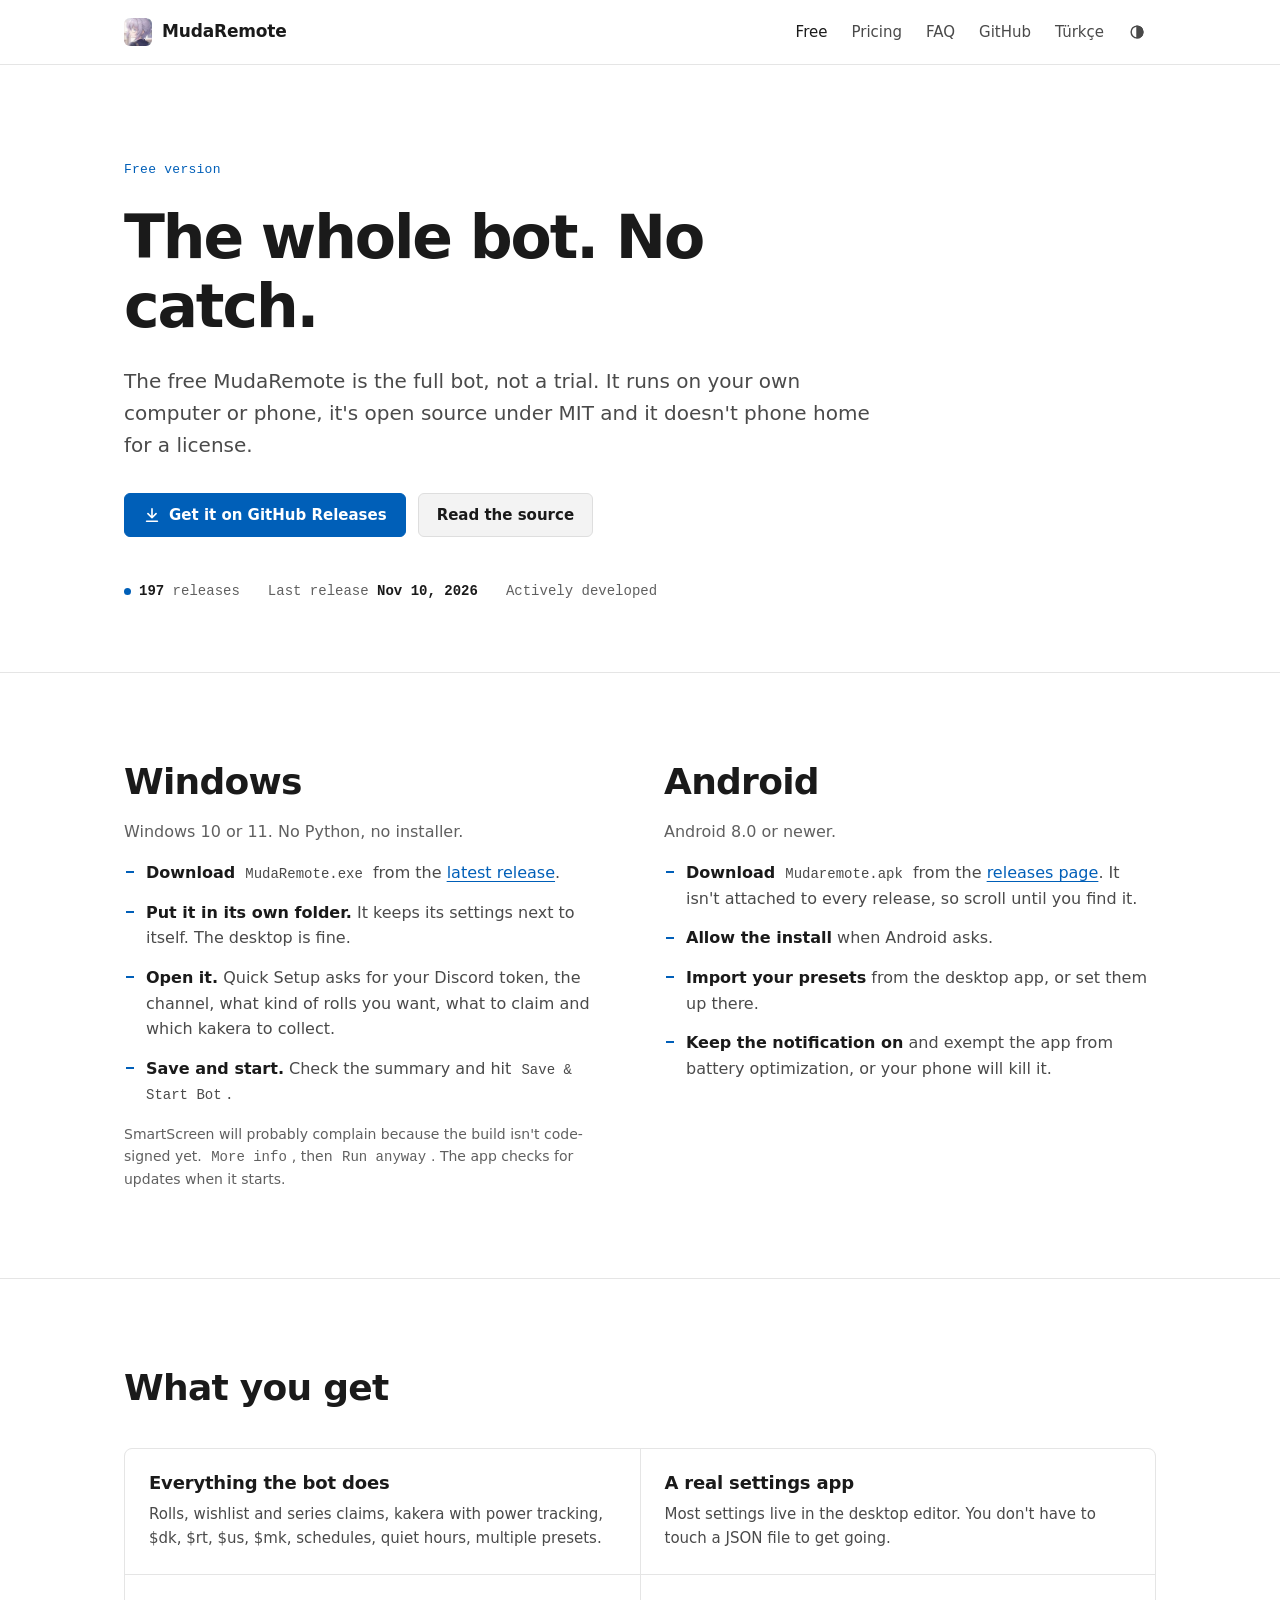
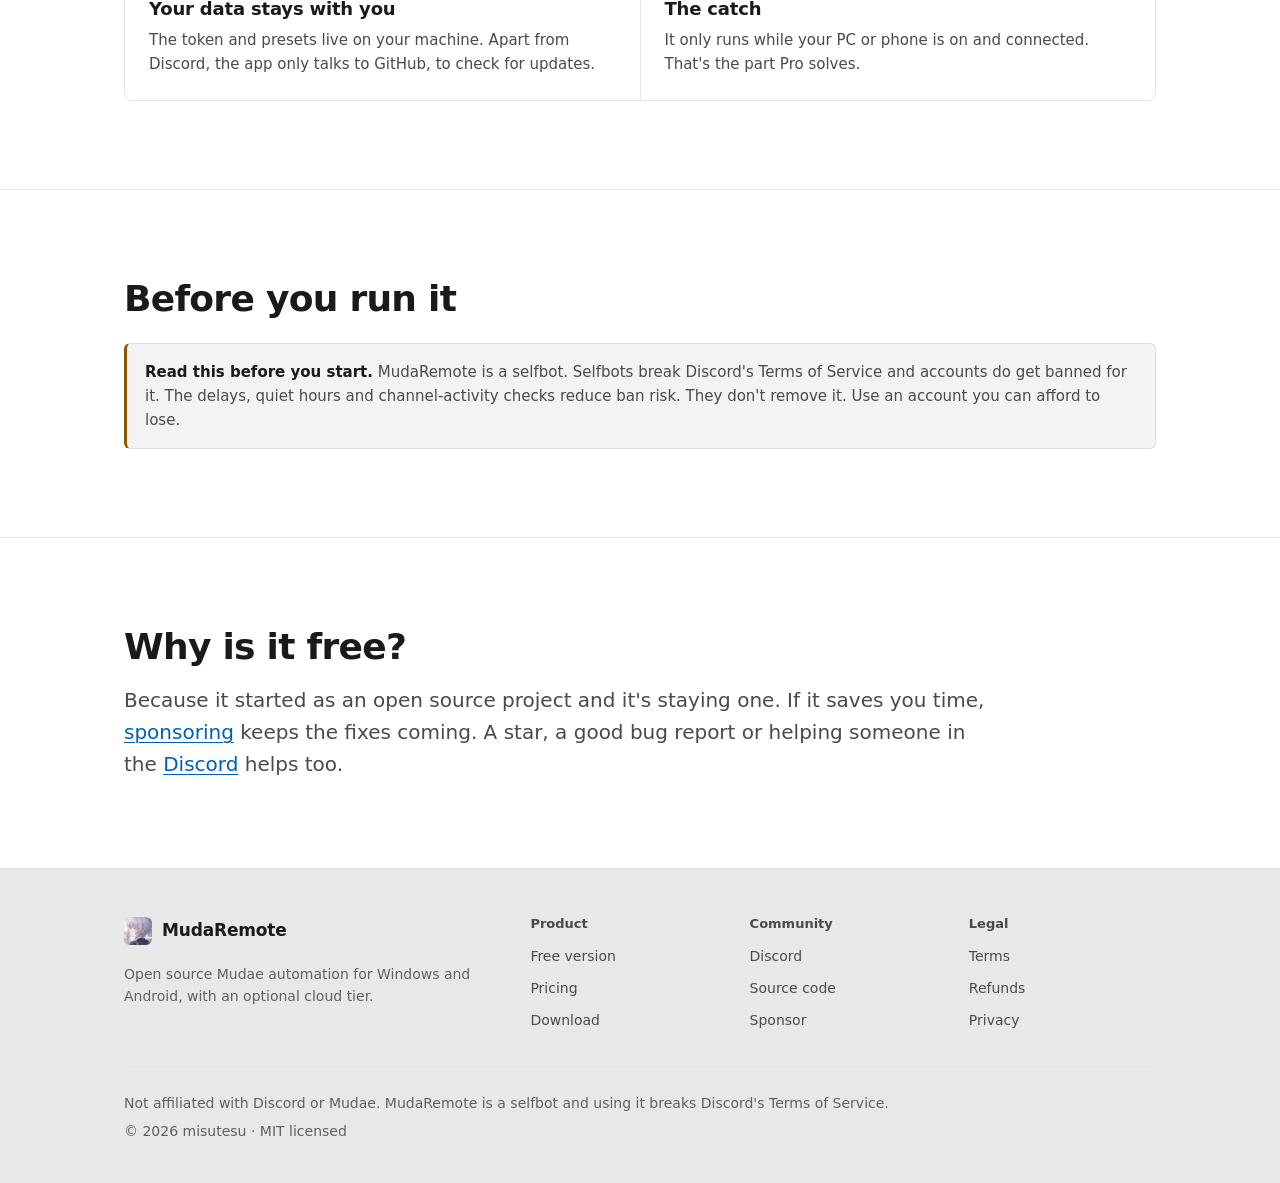
<file: free.html>
<!doctype html>
<html lang="en">
<head>
<meta charset="utf-8">
<meta name="viewport" content="width=device-width, initial-scale=1">
<title>Free MudaRemote · open source mudae autoclaimer for Windows and Android</title>
<meta name="description" content="Download the free MudaRemote from GitHub Releases. A full mudae auto roller and autoclaimer that collects mudae kakera, runs locally, MIT licensed. No trial, no locked features.">
<link rel="canonical" href="https://mudaremote.misutesu.com/free.html">
<meta name="theme-color" content="#191919" media="(prefers-color-scheme: dark)">
<meta name="theme-color" content="#ffffff" media="(prefers-color-scheme: light)">
<meta property="og:type" content="website">
<meta property="og:site_name" content="MudaRemote">
<meta property="og:title" content="Free MudaRemote · open source mudae autoclaimer for Windows and Android">
<meta property="og:description" content="Download the free MudaRemote from GitHub Releases. A full mudae auto roller and autoclaimer that collects mudae kakera, runs locally, MIT licensed. No trial, no locked features.">
<meta property="og:url" content="https://mudaremote.misutesu.com/free.html">
<meta property="og:image" content="https://mudaremote.misutesu.com/assets/og.jpg">
<meta property="og:image:width" content="1200">
<meta property="og:image:height" content="630">
<meta property="og:image:alt" content="The MudaRemote preset editor on Windows">
<meta property="og:locale" content="en_US">
<meta name="twitter:card" content="summary_large_image">
<link rel="icon" href="assets/favicon-32.png" type="image/png" sizes="32x32">
<link rel="apple-touch-icon" href="assets/apple-touch-icon.png">
<script>try{var t=localStorage.getItem("theme");if(t)document.documentElement.setAttribute("data-theme",t)}catch(e){}</script>
<link rel="stylesheet" href="assets/style.css">
<script src="assets/site.js" defer></script>
</head>
<body>
<a class="skip" href="#main">Skip to content</a>
<header class="site-head">
  <div class="wrap">
    <a class="brand" href="index.html" aria-label="MudaRemote home"><img src="assets/icon-64.webp" alt="" width="28" height="28">MudaRemote</a>
    <nav class="site-nav" aria-label="Main">
      <a href="free.html" aria-current="page">Free</a>
      <a href="pricing.html">Pricing</a>
      <a href="index.html#faq">FAQ</a>
      <a href="https://github.com/misutesu-desu/MudaRemote">GitHub</a>
      <a class="lang" href="tr/index.html" hreflang="tr" lang="tr">Türkçe</a>
      <button class="theme-btn" type="button" aria-label="Switch theme"><svg viewBox="0 0 20 20" fill="none" stroke="currentColor" stroke-width="1.6" aria-hidden="true"><circle cx="10" cy="10" r="6.5"/><path d="M10 3.5a6.5 6.5 0 0 1 0 13z" fill="currentColor"/></svg></button>
    </nav>
  </div>
</header>
<main id="main">

<section class="hero" style="padding-bottom:56px">
  <div class="wrap">
    <p class="eyebrow">Free version</p>
    <h1>The whole bot. No catch.</h1>
    <p class="lede">The free MudaRemote is the full bot, not a trial. It runs on your own computer or phone, it's open source under MIT and it doesn't phone home for a license.</p>
    <div class="actions">
      <a class="btn primary" href="https://github.com/misutesu-desu/MudaRemote/releases/latest"><svg viewBox="0 0 20 20" fill="none" stroke="currentColor" stroke-width="1.8" stroke-linecap="round" stroke-linejoin="round" aria-hidden="true"><path d="M10 3v10m-4.5-4.5L10 13l4.5-4.5M4 17h12"/></svg>Get it on GitHub Releases</a>
      <a class="btn" href="https://github.com/misutesu-desu/MudaRemote">Read the source</a>
    </div>
    <ul class="signals" aria-label="Project activity">
      <li><span class="dot" aria-hidden="true"></span><span><strong>197</strong> releases</span></li>
      <li><span>Last release <strong><time data-last-release datetime="2026-11-10">Nov 10, 2026</time></strong></span></li>
      <li><span>Actively developed</span></li>
    </ul>
  </div>
</section>

<section aria-labelledby="get-h">
  <div class="wrap split">
    <div style="display:grid;gap:16px">
      <h2 id="get-h">Windows</h2>
      <p class="muted">Windows 10 or 11. No Python, no installer.</p>
      <ol class="list">
        <li><strong>Download</strong> <code>MudaRemote.exe</code> from the <a href="https://github.com/misutesu-desu/MudaRemote/releases/latest">latest release</a>.</li>
        <li><strong>Put it in its own folder.</strong> It keeps its settings next to itself. The desktop is fine.</li>
        <li><strong>Open it.</strong> Quick Setup asks for your Discord token, the channel, what kind of rolls you want, what to claim and which kakera to collect.</li>
        <li><strong>Save and start.</strong> Check the summary and hit <kbd>Save &amp; Start Bot</kbd>.</li>
      </ol>
      <p class="small muted">SmartScreen will probably complain because the build isn't code-signed yet. <kbd>More info</kbd>, then <kbd>Run anyway</kbd>. The app checks for updates when it starts.</p>
    </div>
    <div style="display:grid;gap:16px">
      <h2>Android</h2>
      <p class="muted">Android 8.0 or newer.</p>
      <ol class="list">
        <li><strong>Download</strong> <code>Mudaremote.apk</code> from the <a href="https://github.com/misutesu-desu/MudaRemote/releases">releases page</a>. It isn't attached to every release, so scroll until you find it.</li>
        <li><strong>Allow the install</strong> when Android asks.</li>
        <li><strong>Import your presets</strong> from the desktop app, or set them up there.</li>
        <li><strong>Keep the notification on</strong> and exempt the app from battery optimization, or your phone will kill it.</li>
      </ol>
    </div>
  </div>
</section>

<section aria-labelledby="free-what-h">
  <div class="wrap">
    <div class="sec-head"><h2 id="free-what-h">What you get</h2></div>
    <div class="grid cols-2">
      <div class="cell"><h3>Everything the bot does</h3><p>Rolls, wishlist and series claims, kakera with power tracking, $dk, $rt, $us, $mk, schedules, quiet hours, multiple presets.</p></div>
      <div class="cell"><h3>A real settings app</h3><p>Most settings live in the desktop editor. You don't have to touch a JSON file to get going.</p></div>
      <div class="cell"><h3>Your data stays with you</h3><p>The token and presets live on your machine. Apart from Discord, the app only talks to GitHub, to check for updates.</p></div>
      <div class="cell"><h3>The catch</h3><p>It only runs while your PC or phone is on and connected. That's the part Pro solves.</p></div>
    </div>
  </div>
</section>

<section aria-labelledby="free-risk-h">
  <div class="wrap">
    <div class="sec-head" style="margin-bottom:24px"><h2 id="free-risk-h">Before you run it</h2></div>
    <div class="note" role="note">
      <p><strong>Read this before you start.</strong> MudaRemote is a selfbot. Selfbots break Discord's Terms of Service and accounts do get banned for it. The delays, quiet hours and channel-activity checks reduce ban risk. They don't remove it. Use an account you can afford to lose.</p>
    </div>
  </div>
</section>

<section aria-labelledby="free-why-h">
  <div class="wrap">
    <div class="sec-head" style="margin-bottom:16px"><h2 id="free-why-h">Why is it free?</h2></div>
    <p class="lede" style="max-width:44em">Because it started as an open source project and it's staying one. If it saves you time, <a href="https://github.com/sponsors/misutesu-desu">sponsoring</a> keeps the fixes coming. A star, a good bug report or helping someone in the <a href="https://discord.gg/4WHXkDzuZx">Discord</a> helps too.</p>
  </div>
</section>

</main>
<footer class="site-foot">
  <div class="wrap">
    <div class="foot-grid">
      <div>
        <a class="brand" href="index.html"><img src="assets/icon-64.webp" alt="" width="28" height="28" loading="lazy">MudaRemote</a>
        <p style="margin-top:12px;max-width:30em">Open source Mudae automation for Windows and Android, with an optional cloud tier.</p>
      </div>
      <div>
        <h2>Product</h2>
        <ul>
          <li><a href="free.html">Free version</a></li>
          <li><a href="pricing.html">Pricing</a></li>
          <li><a href="https://github.com/misutesu-desu/MudaRemote/releases/latest">Download</a></li>
        </ul>
      </div>
      <div>
        <h2>Community</h2>
        <ul>
          <li><a href="https://discord.gg/4WHXkDzuZx">Discord</a></li>
          <li><a href="https://github.com/misutesu-desu/MudaRemote">Source code</a></li>
          <li><a href="https://github.com/sponsors/misutesu-desu">Sponsor</a></li>
        </ul>
      </div>
      <div>
        <h2>Legal</h2>
        <ul>
          <li><a href="terms.html">Terms</a></li>
          <li><a href="refund.html">Refunds</a></li>
          <li><a href="privacy.html">Privacy</a></li>
        </ul>
      </div>
    </div>
    <div class="foot-legal">
      <p>Not affiliated with Discord or Mudae. MudaRemote is a selfbot and using it breaks Discord's Terms of Service.</p>
      <p>© 2026 misutesu · MIT licensed</p>
    </div>
  </div>
</footer>
</body>
</html>
</file>
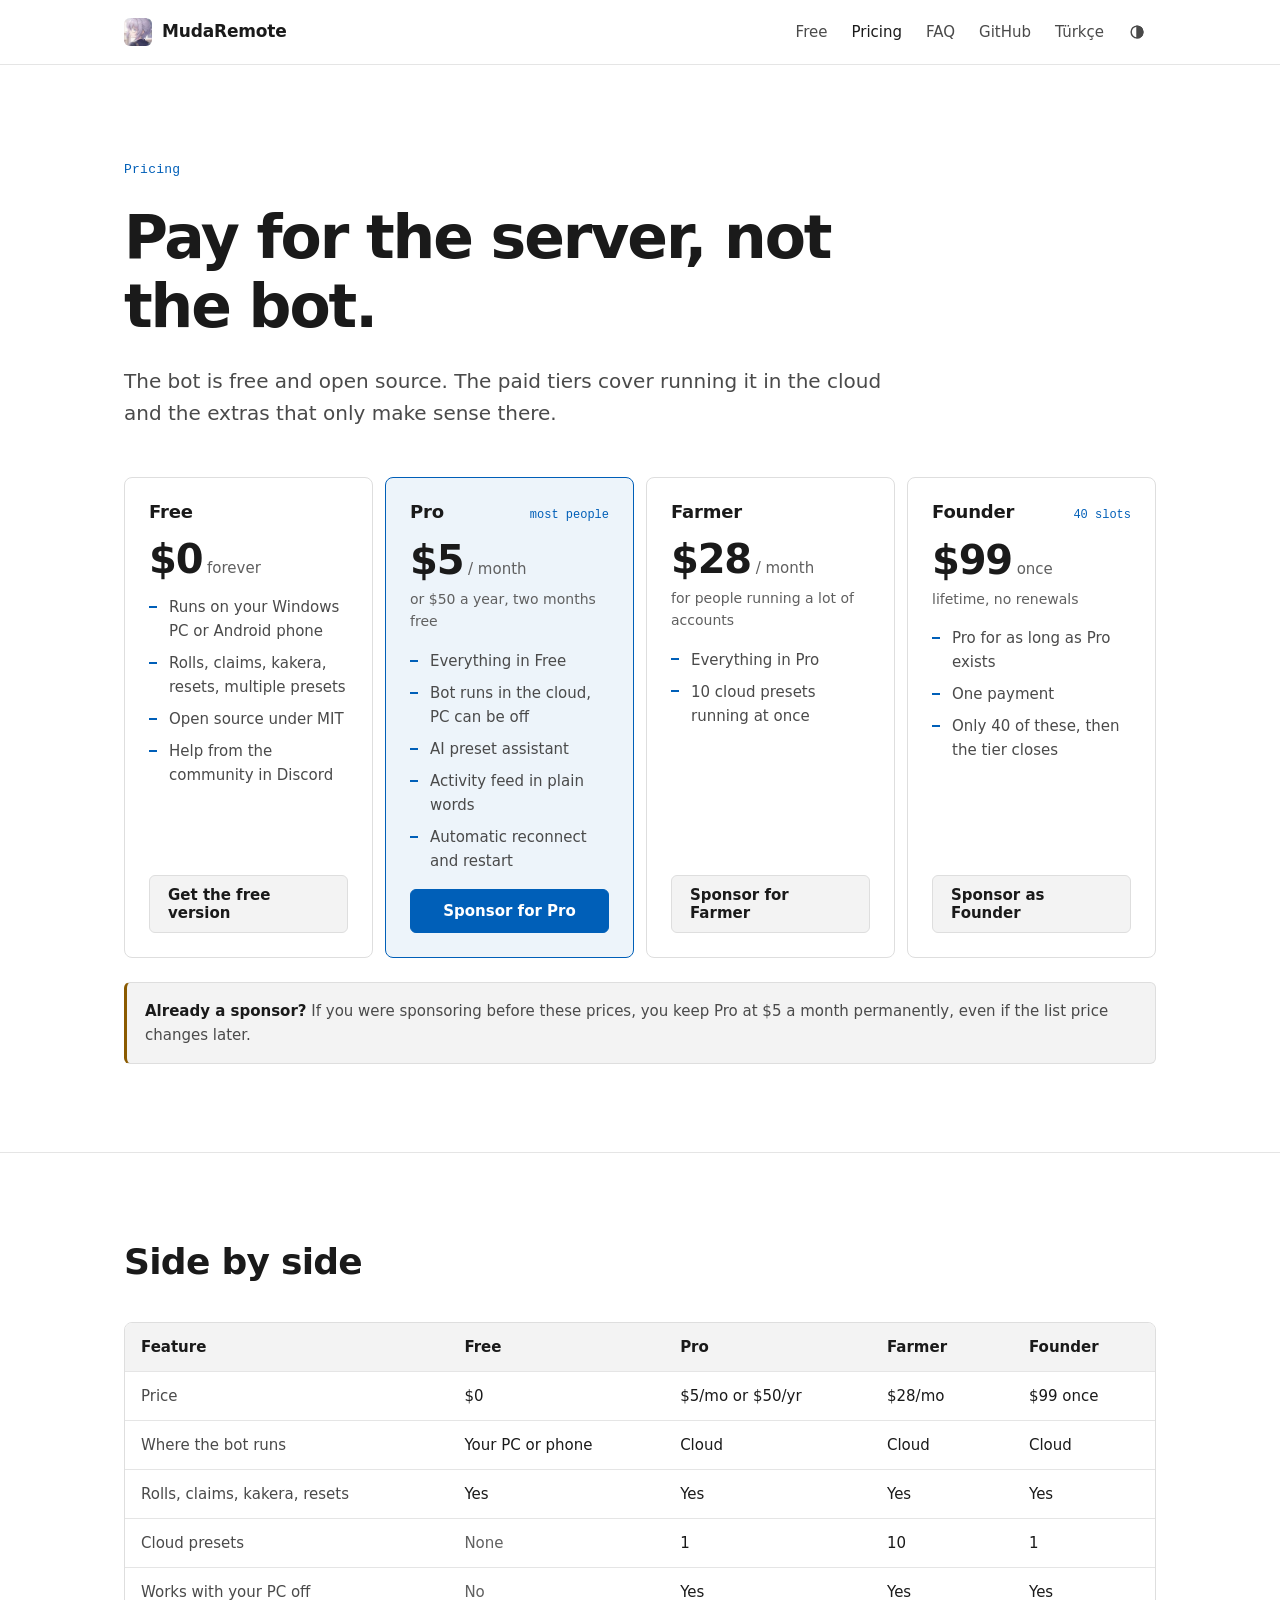
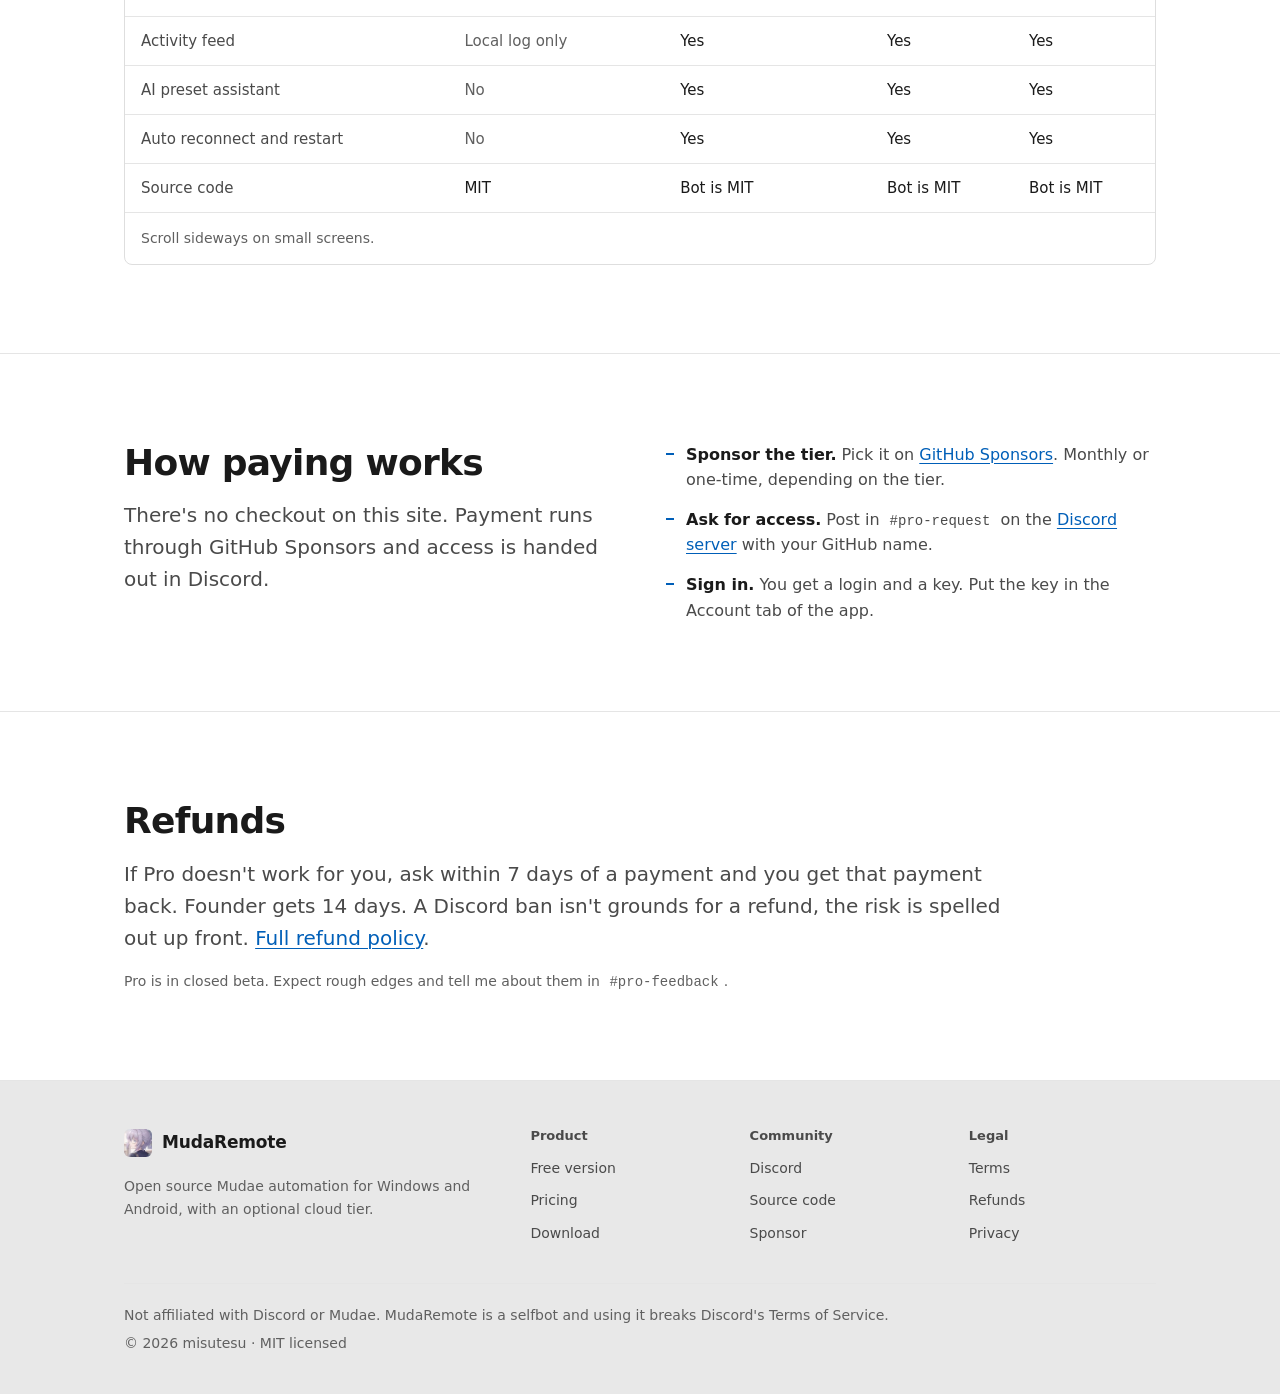
<file: pricing.html>
<!doctype html>
<html lang="en">
<head>
<meta charset="utf-8">
<meta name="viewport" content="width=device-width, initial-scale=1">
<title>MudaRemote pricing · Free, or a cloud mudae auto roller from $5</title>
<meta name="description" content="MudaRemote is free. Pro runs your mudae autoclaimer and auto roller in the cloud for $5 a month or $50 a year. Farmer $28 a month, Founder $99 lifetime.">
<link rel="canonical" href="https://mudaremote.misutesu.com/pricing.html">
<link rel="alternate" hreflang="en" href="https://mudaremote.misutesu.com/pricing.html">
<link rel="alternate" hreflang="tr" href="https://mudaremote.misutesu.com/tr/pricing.html">
<link rel="alternate" hreflang="x-default" href="https://mudaremote.misutesu.com/pricing.html">
<meta name="theme-color" content="#191919" media="(prefers-color-scheme: dark)">
<meta name="theme-color" content="#ffffff" media="(prefers-color-scheme: light)">
<meta property="og:type" content="website">
<meta property="og:site_name" content="MudaRemote">
<meta property="og:title" content="MudaRemote pricing · Free, or a cloud mudae auto roller from $5">
<meta property="og:description" content="MudaRemote is free. Pro runs your mudae autoclaimer and auto roller in the cloud for $5 a month or $50 a year. Farmer $28 a month, Founder $99 lifetime.">
<meta property="og:url" content="https://mudaremote.misutesu.com/pricing.html">
<meta property="og:image" content="https://mudaremote.misutesu.com/assets/og.jpg">
<meta property="og:image:width" content="1200">
<meta property="og:image:height" content="630">
<meta property="og:image:alt" content="The MudaRemote preset editor on Windows">
<meta property="og:locale" content="en_US">
<meta name="twitter:card" content="summary_large_image">
<link rel="icon" href="assets/favicon-32.png" type="image/png" sizes="32x32">
<link rel="apple-touch-icon" href="assets/apple-touch-icon.png">
<script>try{var t=localStorage.getItem("theme");if(t)document.documentElement.setAttribute("data-theme",t)}catch(e){}</script>
<link rel="stylesheet" href="assets/style.css">
<script src="assets/site.js" defer></script>
</head>
<body>
<a class="skip" href="#main">Skip to content</a>
<header class="site-head">
  <div class="wrap">
    <a class="brand" href="index.html" aria-label="MudaRemote home"><img src="assets/icon-64.webp" alt="" width="28" height="28">MudaRemote</a>
    <nav class="site-nav" aria-label="Main">
      <a href="free.html">Free</a>
      <a href="pricing.html" aria-current="page">Pricing</a>
      <a href="index.html#faq">FAQ</a>
      <a href="https://github.com/misutesu-desu/MudaRemote">GitHub</a>
      <a class="lang" href="tr/pricing.html" hreflang="tr" lang="tr">Türkçe</a>
      <button class="theme-btn" type="button" aria-label="Switch theme"><svg viewBox="0 0 20 20" fill="none" stroke="currentColor" stroke-width="1.6" aria-hidden="true"><circle cx="10" cy="10" r="6.5"/><path d="M10 3.5a6.5 6.5 0 0 1 0 13z" fill="currentColor"/></svg></button>
    </nav>
  </div>
</header>
<main id="main">

<section class="hero" style="padding-bottom:48px">
  <div class="wrap">
    <p class="eyebrow">Pricing</p>
    <h1>Pay for the server, not the bot.</h1>
    <p class="lede">The bot is free and open source. The paid tiers cover running it in the cloud and the extras that only make sense there.</p>
  </div>
</section>

<section style="padding-top:0;border-top:0" aria-label="Plans">
  <div class="wrap">
    <div class="plans">
      <div class="plan">
        <h3>Free</h3>
        <div class="price">$0<span> forever</span></div>
        <ul>
          <li>Runs on your Windows PC or Android phone</li>
          <li>Rolls, claims, kakera, resets, multiple presets</li>
          <li>Open source under MIT</li>
          <li>Help from the community in Discord</li>
        </ul>
        <a class="btn" href="free.html">Get the free version</a>
      </div>
      <div class="plan pick">
        <h3>Pro <span class="tag">most people</span></h3>
        <div class="price">$5<span> / month</span></div>
        <p class="alt">or $50 a year, two months free</p>
        <ul>
          <li>Everything in Free</li>
          <li>Bot runs in the cloud, PC can be off</li>
          <li>AI preset assistant</li>
          <li>Activity feed in plain words</li>
          <li>Automatic reconnect and restart</li>
        </ul>
        <a class="btn primary" href="https://github.com/sponsors/misutesu-desu">Sponsor for Pro</a>
      </div>
      <div class="plan">
        <h3>Farmer</h3>
        <div class="price">$28<span> / month</span></div>
        <p class="alt">for people running a lot of accounts</p>
        <ul>
          <li>Everything in Pro</li>
          <li>10 cloud presets running at once</li>
        </ul>
        <a class="btn" href="https://github.com/sponsors/misutesu-desu">Sponsor for Farmer</a>
      </div>
      <div class="plan">
        <h3>Founder <span class="tag">40 slots</span></h3>
        <div class="price">$99<span> once</span></div>
        <p class="alt">lifetime, no renewals</p>
        <ul>
          <li>Pro for as long as Pro exists</li>
          <li>One payment</li>
          <li>Only 40 of these, then the tier closes</li>
        </ul>
        <a class="btn" href="https://github.com/sponsors/misutesu-desu">Sponsor as Founder</a>
      </div>
    </div>
    <div class="note" style="margin-top:24px" role="note">
      <p><strong>Already a sponsor?</strong> If you were sponsoring before these prices, you keep Pro at $5 a month permanently, even if the list price changes later.</p>
    </div>
  </div>
</section>

<section aria-labelledby="compare-h">
  <div class="wrap">
    <div class="sec-head"><h2 id="compare-h">Side by side</h2></div>
    <div class="table-wrap" tabindex="0" role="region" aria-labelledby="compare-h">
      <table>
        <caption>Scroll sideways on small screens.</caption>
        <thead>
          <tr><th scope="col">Feature</th><th scope="col">Free</th><th scope="col">Pro</th><th scope="col">Farmer</th><th scope="col">Founder</th></tr>
        </thead>
        <tbody>
          <tr><th scope="row">Price</th><td class="y">$0</td><td class="y">$5/mo or $50/yr</td><td class="y">$28/mo</td><td class="y">$99 once</td></tr>
          <tr><th scope="row">Where the bot runs</th><td class="y">Your PC or phone</td><td class="y">Cloud</td><td class="y">Cloud</td><td class="y">Cloud</td></tr>
          <tr><th scope="row">Rolls, claims, kakera, resets</th><td class="y">Yes</td><td class="y">Yes</td><td class="y">Yes</td><td class="y">Yes</td></tr>
          <tr><th scope="row">Cloud presets</th><td class="n">None</td><td class="y">1</td><td class="y">10</td><td class="y">1</td></tr>
          <tr><th scope="row">Works with your PC off</th><td class="n">No</td><td class="y">Yes</td><td class="y">Yes</td><td class="y">Yes</td></tr>
          <tr><th scope="row">Activity feed</th><td class="n">Local log only</td><td class="y">Yes</td><td class="y">Yes</td><td class="y">Yes</td></tr>
          <tr><th scope="row">AI preset assistant</th><td class="n">No</td><td class="y">Yes</td><td class="y">Yes</td><td class="y">Yes</td></tr>
          <tr><th scope="row">Auto reconnect and restart</th><td class="n">No</td><td class="y">Yes</td><td class="y">Yes</td><td class="y">Yes</td></tr>
          <tr><th scope="row">Source code</th><td class="y">MIT</td><td class="y">Bot is MIT</td><td class="y">Bot is MIT</td><td class="y">Bot is MIT</td></tr>
        </tbody>
      </table>
    </div>
  </div>
</section>

<section aria-labelledby="how-h">
  <div class="wrap split">
    <div style="display:grid;gap:16px">
      <h2 id="how-h">How paying works</h2>
      <p class="lede">There's no checkout on this site. Payment runs through GitHub Sponsors and access is handed out in Discord.</p>
    </div>
    <ol class="list" style="counter-reset:n">
      <li><strong>Sponsor the tier.</strong> Pick it on <a href="https://github.com/sponsors/misutesu-desu">GitHub Sponsors</a>. Monthly or one-time, depending on the tier.</li>
      <li><strong>Ask for access.</strong> Post in <code>#pro-request</code> on the <a href="https://discord.gg/4WHXkDzuZx">Discord server</a> with your GitHub name.</li>
      <li><strong>Sign in.</strong> You get a login and a key. Put the key in the Account tab of the app.</li>
    </ol>
  </div>
</section>

<section aria-labelledby="refund-h">
  <div class="wrap">
    <div class="sec-head" style="margin-bottom:16px"><h2 id="refund-h">Refunds</h2></div>
    <p class="lede" style="max-width:44em">If Pro doesn't work for you, ask within 7 days of a payment and you get that payment back. Founder gets 14 days. A Discord ban isn't grounds for a refund, the risk is spelled out up front. <a href="refund.html">Full refund policy</a>.</p>
    <p class="muted small" style="margin-top:16px">Pro is in closed beta. Expect rough edges and tell me about them in <code>#pro-feedback</code>.</p>
  </div>
</section>

</main>
<footer class="site-foot">
  <div class="wrap">
    <div class="foot-grid">
      <div>
        <a class="brand" href="index.html"><img src="assets/icon-64.webp" alt="" width="28" height="28" loading="lazy">MudaRemote</a>
        <p style="margin-top:12px;max-width:30em">Open source Mudae automation for Windows and Android, with an optional cloud tier.</p>
      </div>
      <div>
        <h2>Product</h2>
        <ul>
          <li><a href="free.html">Free version</a></li>
          <li><a href="pricing.html">Pricing</a></li>
          <li><a href="https://github.com/misutesu-desu/MudaRemote/releases/latest">Download</a></li>
        </ul>
      </div>
      <div>
        <h2>Community</h2>
        <ul>
          <li><a href="https://discord.gg/4WHXkDzuZx">Discord</a></li>
          <li><a href="https://github.com/misutesu-desu/MudaRemote">Source code</a></li>
          <li><a href="https://github.com/sponsors/misutesu-desu">Sponsor</a></li>
        </ul>
      </div>
      <div>
        <h2>Legal</h2>
        <ul>
          <li><a href="terms.html">Terms</a></li>
          <li><a href="refund.html">Refunds</a></li>
          <li><a href="privacy.html">Privacy</a></li>
        </ul>
      </div>
    </div>
    <div class="foot-legal">
      <p>Not affiliated with Discord or Mudae. MudaRemote is a selfbot and using it breaks Discord's Terms of Service.</p>
      <p>© 2026 misutesu · MIT licensed</p>
    </div>
  </div>
</footer>
</body>
</html>
</file>
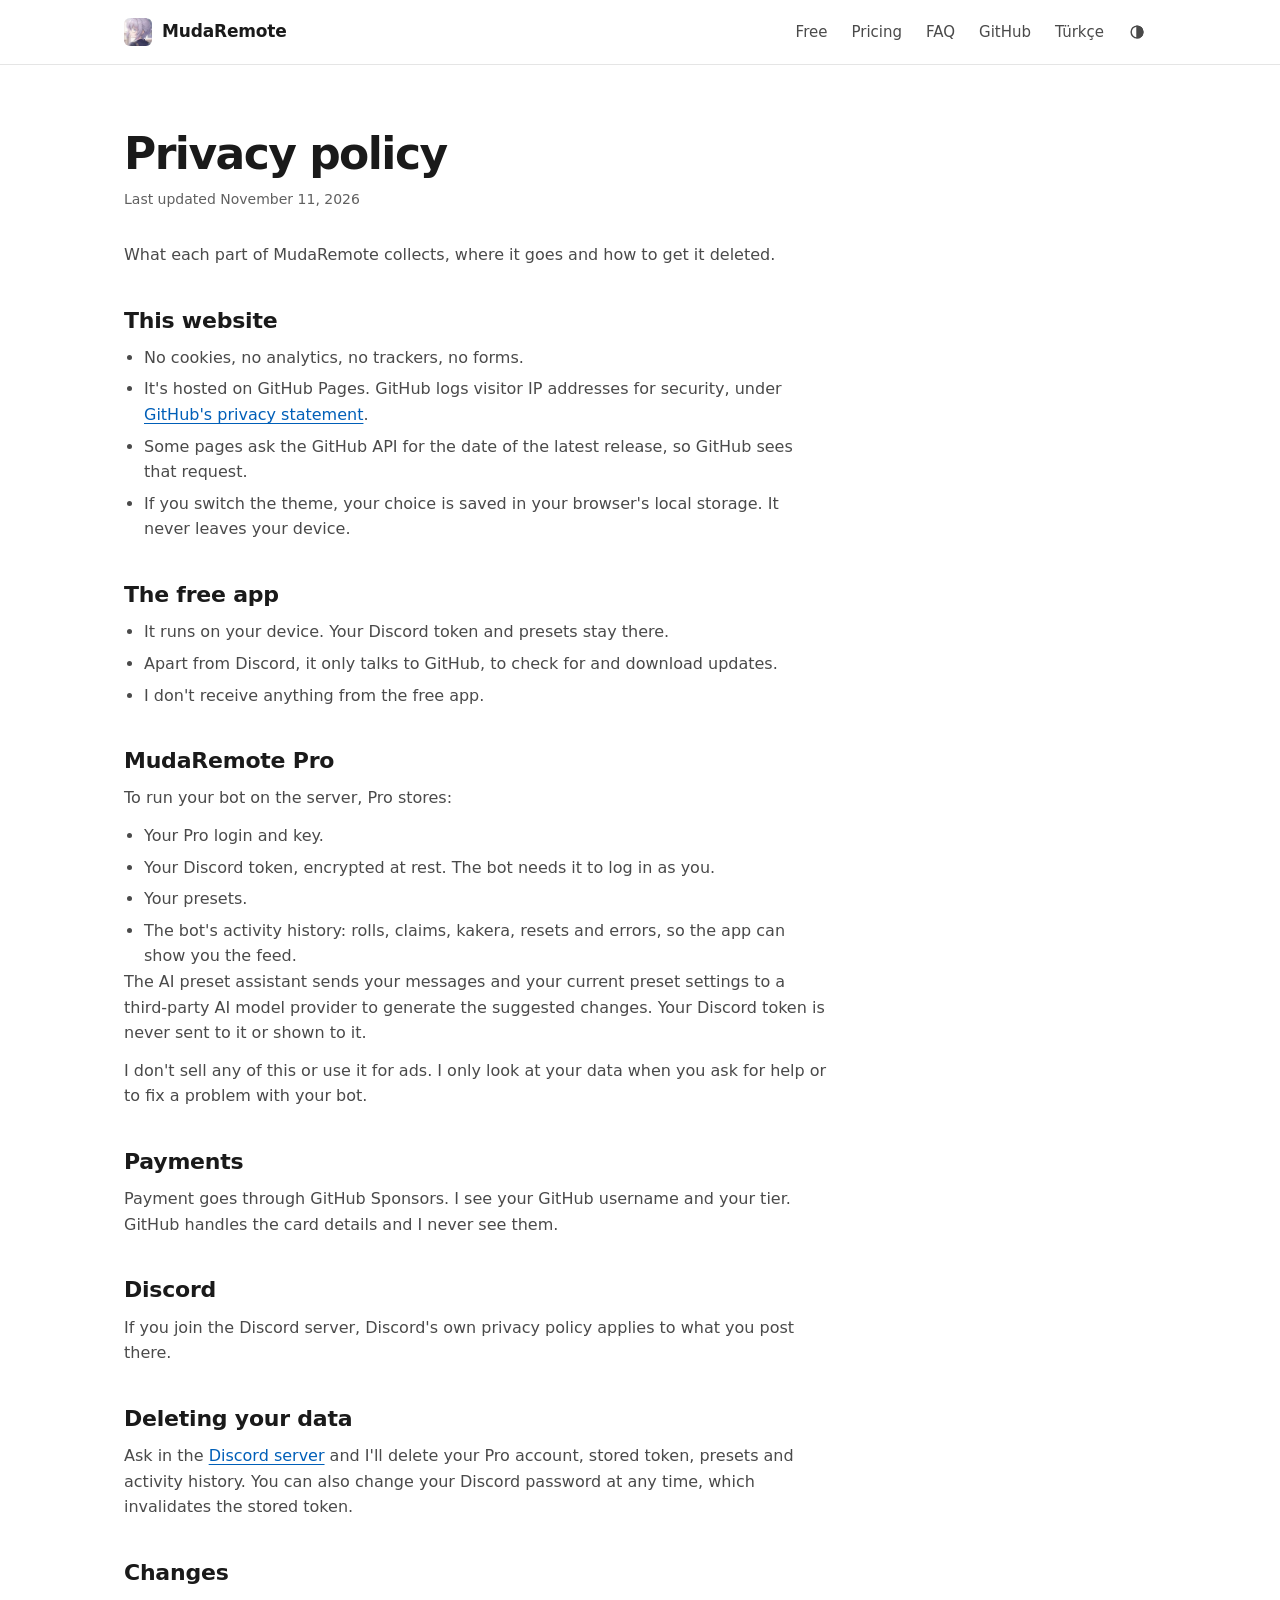
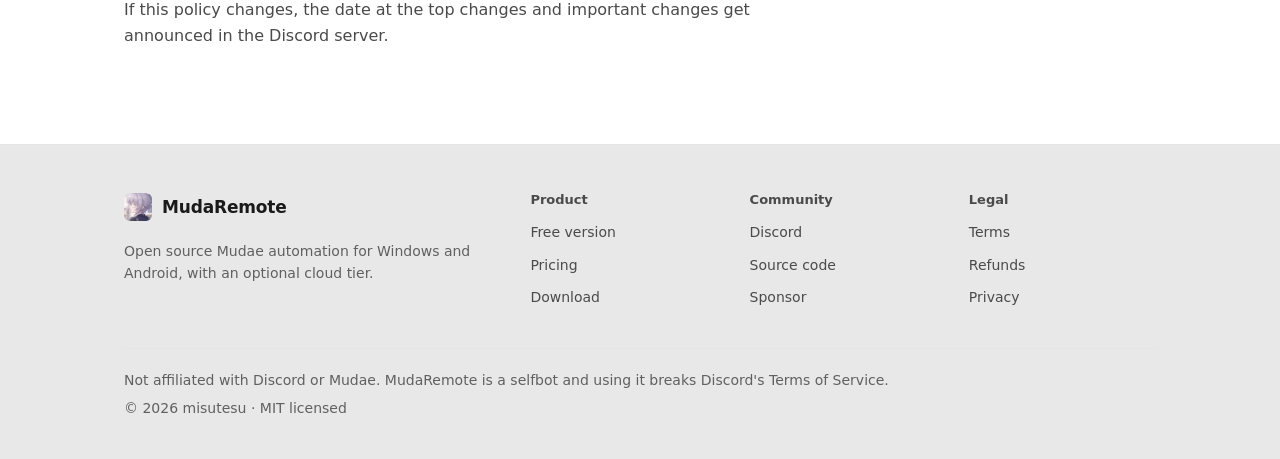
<file: privacy.html>
<!doctype html>
<html lang="en">
<head>
<meta charset="utf-8">
<meta name="viewport" content="width=device-width, initial-scale=1">
<title>Privacy policy · MudaRemote</title>
<meta name="description" content="What MudaRemote and MudaRemote Pro collect, where it goes and how to delete it.">
<link rel="canonical" href="https://mudaremote.misutesu.com/privacy.html">
<meta name="theme-color" content="#191919" media="(prefers-color-scheme: dark)">
<meta name="theme-color" content="#ffffff" media="(prefers-color-scheme: light)">
<meta property="og:type" content="website">
<meta property="og:site_name" content="MudaRemote">
<meta property="og:title" content="Privacy policy · MudaRemote">
<meta property="og:description" content="What MudaRemote and MudaRemote Pro collect, where it goes and how to delete it.">
<meta property="og:url" content="https://mudaremote.misutesu.com/privacy.html">
<meta property="og:image" content="https://mudaremote.misutesu.com/assets/og.jpg">
<meta property="og:image:width" content="1200">
<meta property="og:image:height" content="630">
<meta property="og:image:alt" content="The MudaRemote preset editor on Windows">
<meta property="og:locale" content="en_US">
<meta name="twitter:card" content="summary_large_image">
<link rel="icon" href="assets/favicon-32.png" type="image/png" sizes="32x32">
<link rel="apple-touch-icon" href="assets/apple-touch-icon.png">
<script>try{var t=localStorage.getItem("theme");if(t)document.documentElement.setAttribute("data-theme",t)}catch(e){}</script>
<link rel="stylesheet" href="assets/style.css">
<script src="assets/site.js" defer></script>
</head>
<body>
<a class="skip" href="#main">Skip to content</a>
<header class="site-head">
  <div class="wrap">
    <a class="brand" href="index.html" aria-label="MudaRemote home"><img src="assets/icon-64.webp" alt="" width="28" height="28">MudaRemote</a>
    <nav class="site-nav" aria-label="Main">
      <a href="free.html">Free</a>
      <a href="pricing.html">Pricing</a>
      <a href="index.html#faq">FAQ</a>
      <a href="https://github.com/misutesu-desu/MudaRemote">GitHub</a>
      <a class="lang" href="tr/index.html" hreflang="tr" lang="tr">Türkçe</a>
      <button class="theme-btn" type="button" aria-label="Switch theme"><svg viewBox="0 0 20 20" fill="none" stroke="currentColor" stroke-width="1.6" aria-hidden="true"><circle cx="10" cy="10" r="6.5"/><path d="M10 3.5a6.5 6.5 0 0 1 0 13z" fill="currentColor"/></svg></button>
    </nav>
  </div>
</header>
<main id="main">

<div class="wrap"><article class="prose">
<h1>Privacy policy</h1>
<p class="updated">Last updated <time datetime="2026-11-11">November 11, 2026</time></p>
<p>What each part of MudaRemote collects, where it goes and how to get it deleted.</p>

<h2>This website</h2>
<ul>
  <li>No cookies, no analytics, no trackers, no forms.</li>
  <li>It's hosted on GitHub Pages. GitHub logs visitor IP addresses for security, under <a href="https://docs.github.com/en/site-policy/privacy-policies/github-general-privacy-statement">GitHub's privacy statement</a>.</li>
  <li>Some pages ask the GitHub API for the date of the latest release, so GitHub sees that request.</li>
  <li>If you switch the theme, your choice is saved in your browser's local storage. It never leaves your device.</li>
</ul>

<h2>The free app</h2>
<ul>
  <li>It runs on your device. Your Discord token and presets stay there.</li>
  <li>Apart from Discord, it only talks to GitHub, to check for and download updates.</li>
  <li>I don't receive anything from the free app.</li>
</ul>

<h2>MudaRemote Pro</h2>
<p>To run your bot on the server, Pro stores:</p>
<ul>
  <li>Your Pro login and key.</li>
  <li>Your Discord token, encrypted at rest. The bot needs it to log in as you.</li>
  <li>Your presets.</li>
  <li>The bot's activity history: rolls, claims, kakera, resets and errors, so the app can show you the feed.</li>
</ul>
<p>The AI preset assistant sends your messages and your current preset settings to a third-party AI model provider to generate the suggested changes. Your Discord token is never sent to it or shown to it.</p>
<p>I don't sell any of this or use it for ads. I only look at your data when you ask for help or to fix a problem with your bot.</p>

<h2>Payments</h2>
<p>Payment goes through GitHub Sponsors. I see your GitHub username and your tier. GitHub handles the card details and I never see them.</p>

<h2>Discord</h2>
<p>If you join the Discord server, Discord's own privacy policy applies to what you post there.</p>

<h2>Deleting your data</h2>
<p>Ask in the <a href="https://discord.gg/4WHXkDzuZx">Discord server</a> and I'll delete your Pro account, stored token, presets and activity history. You can also change your Discord password at any time, which invalidates the stored token.</p>

<h2>Changes</h2>
<p>If this policy changes, the date at the top changes and important changes get announced in the Discord server.</p>
</article></div>

</main>
<footer class="site-foot">
  <div class="wrap">
    <div class="foot-grid">
      <div>
        <a class="brand" href="index.html"><img src="assets/icon-64.webp" alt="" width="28" height="28" loading="lazy">MudaRemote</a>
        <p style="margin-top:12px;max-width:30em">Open source Mudae automation for Windows and Android, with an optional cloud tier.</p>
      </div>
      <div>
        <h2>Product</h2>
        <ul>
          <li><a href="free.html">Free version</a></li>
          <li><a href="pricing.html">Pricing</a></li>
          <li><a href="https://github.com/misutesu-desu/MudaRemote/releases/latest">Download</a></li>
        </ul>
      </div>
      <div>
        <h2>Community</h2>
        <ul>
          <li><a href="https://discord.gg/4WHXkDzuZx">Discord</a></li>
          <li><a href="https://github.com/misutesu-desu/MudaRemote">Source code</a></li>
          <li><a href="https://github.com/sponsors/misutesu-desu">Sponsor</a></li>
        </ul>
      </div>
      <div>
        <h2>Legal</h2>
        <ul>
          <li><a href="terms.html">Terms</a></li>
          <li><a href="refund.html">Refunds</a></li>
          <li><a href="privacy.html">Privacy</a></li>
        </ul>
      </div>
    </div>
    <div class="foot-legal">
      <p>Not affiliated with Discord or Mudae. MudaRemote is a selfbot and using it breaks Discord's Terms of Service.</p>
      <p>© 2026 misutesu · MIT licensed</p>
    </div>
  </div>
</footer>
</body>
</html>
</file>
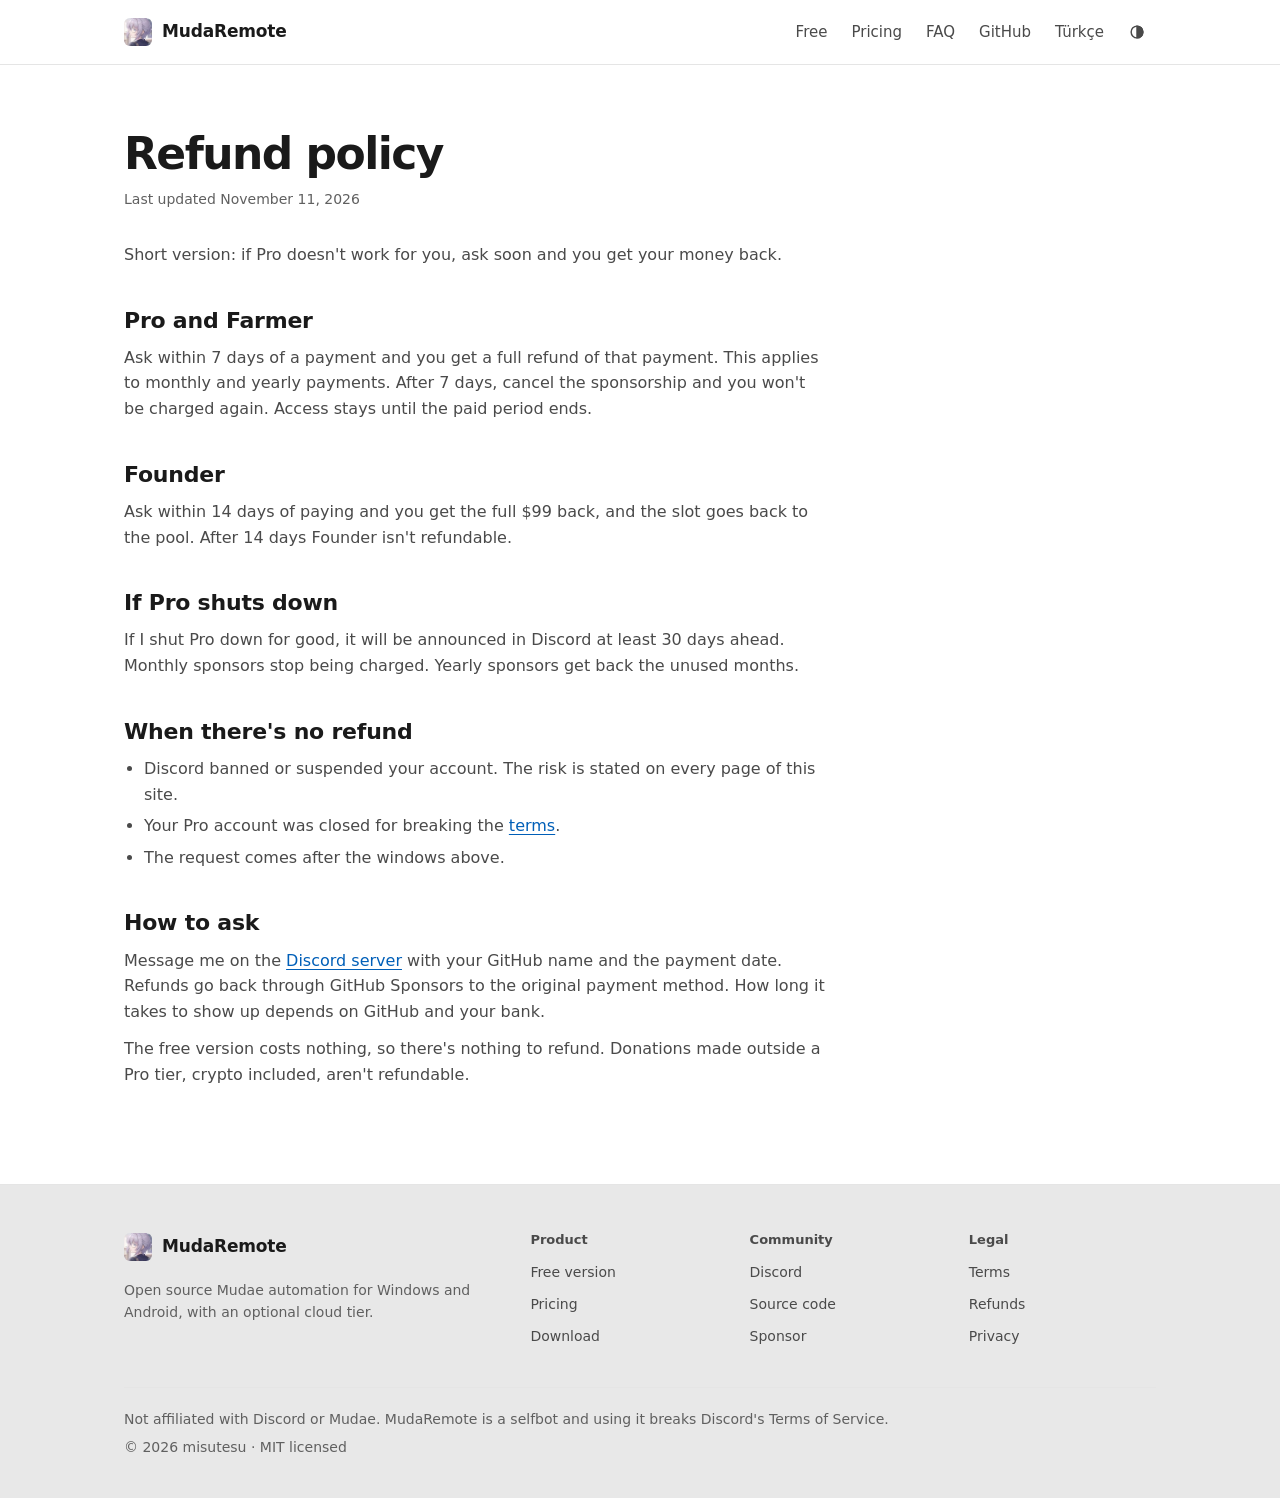
<file: refund.html>
<!doctype html>
<html lang="en">
<head>
<meta charset="utf-8">
<meta name="viewport" content="width=device-width, initial-scale=1">
<title>Refund policy · MudaRemote</title>
<meta name="description" content="Refund policy for MudaRemote Pro, Farmer and Founder tiers.">
<link rel="canonical" href="https://mudaremote.misutesu.com/refund.html">
<meta name="theme-color" content="#191919" media="(prefers-color-scheme: dark)">
<meta name="theme-color" content="#ffffff" media="(prefers-color-scheme: light)">
<meta property="og:type" content="website">
<meta property="og:site_name" content="MudaRemote">
<meta property="og:title" content="Refund policy · MudaRemote">
<meta property="og:description" content="Refund policy for MudaRemote Pro, Farmer and Founder tiers.">
<meta property="og:url" content="https://mudaremote.misutesu.com/refund.html">
<meta property="og:image" content="https://mudaremote.misutesu.com/assets/og.jpg">
<meta property="og:image:width" content="1200">
<meta property="og:image:height" content="630">
<meta property="og:image:alt" content="The MudaRemote preset editor on Windows">
<meta property="og:locale" content="en_US">
<meta name="twitter:card" content="summary_large_image">
<link rel="icon" href="assets/favicon-32.png" type="image/png" sizes="32x32">
<link rel="apple-touch-icon" href="assets/apple-touch-icon.png">
<script>try{var t=localStorage.getItem("theme");if(t)document.documentElement.setAttribute("data-theme",t)}catch(e){}</script>
<link rel="stylesheet" href="assets/style.css">
<script src="assets/site.js" defer></script>
</head>
<body>
<a class="skip" href="#main">Skip to content</a>
<header class="site-head">
  <div class="wrap">
    <a class="brand" href="index.html" aria-label="MudaRemote home"><img src="assets/icon-64.webp" alt="" width="28" height="28">MudaRemote</a>
    <nav class="site-nav" aria-label="Main">
      <a href="free.html">Free</a>
      <a href="pricing.html">Pricing</a>
      <a href="index.html#faq">FAQ</a>
      <a href="https://github.com/misutesu-desu/MudaRemote">GitHub</a>
      <a class="lang" href="tr/index.html" hreflang="tr" lang="tr">Türkçe</a>
      <button class="theme-btn" type="button" aria-label="Switch theme"><svg viewBox="0 0 20 20" fill="none" stroke="currentColor" stroke-width="1.6" aria-hidden="true"><circle cx="10" cy="10" r="6.5"/><path d="M10 3.5a6.5 6.5 0 0 1 0 13z" fill="currentColor"/></svg></button>
    </nav>
  </div>
</header>
<main id="main">

<div class="wrap"><article class="prose">
<h1>Refund policy</h1>
<p class="updated">Last updated <time datetime="2026-11-11">November 11, 2026</time></p>
<p>Short version: if Pro doesn't work for you, ask soon and you get your money back.</p>

<h2>Pro and Farmer</h2>
<p>Ask within 7 days of a payment and you get a full refund of that payment. This applies to monthly and yearly payments. After 7 days, cancel the sponsorship and you won't be charged again. Access stays until the paid period ends.</p>

<h2>Founder</h2>
<p>Ask within 14 days of paying and you get the full $99 back, and the slot goes back to the pool. After 14 days Founder isn't refundable.</p>

<h2>If Pro shuts down</h2>
<p>If I shut Pro down for good, it will be announced in Discord at least 30 days ahead. Monthly sponsors stop being charged. Yearly sponsors get back the unused months.</p>

<h2>When there's no refund</h2>
<ul>
  <li>Discord banned or suspended your account. The risk is stated on every page of this site.</li>
  <li>Your Pro account was closed for breaking the <a href="terms.html">terms</a>.</li>
  <li>The request comes after the windows above.</li>
</ul>

<h2>How to ask</h2>
<p>Message me on the <a href="https://discord.gg/4WHXkDzuZx">Discord server</a> with your GitHub name and the payment date. Refunds go back through GitHub Sponsors to the original payment method. How long it takes to show up depends on GitHub and your bank.</p>

<p class="muted">The free version costs nothing, so there's nothing to refund. Donations made outside a Pro tier, crypto included, aren't refundable.</p>
</article></div>

</main>
<footer class="site-foot">
  <div class="wrap">
    <div class="foot-grid">
      <div>
        <a class="brand" href="index.html"><img src="assets/icon-64.webp" alt="" width="28" height="28" loading="lazy">MudaRemote</a>
        <p style="margin-top:12px;max-width:30em">Open source Mudae automation for Windows and Android, with an optional cloud tier.</p>
      </div>
      <div>
        <h2>Product</h2>
        <ul>
          <li><a href="free.html">Free version</a></li>
          <li><a href="pricing.html">Pricing</a></li>
          <li><a href="https://github.com/misutesu-desu/MudaRemote/releases/latest">Download</a></li>
        </ul>
      </div>
      <div>
        <h2>Community</h2>
        <ul>
          <li><a href="https://discord.gg/4WHXkDzuZx">Discord</a></li>
          <li><a href="https://github.com/misutesu-desu/MudaRemote">Source code</a></li>
          <li><a href="https://github.com/sponsors/misutesu-desu">Sponsor</a></li>
        </ul>
      </div>
      <div>
        <h2>Legal</h2>
        <ul>
          <li><a href="terms.html">Terms</a></li>
          <li><a href="refund.html">Refunds</a></li>
          <li><a href="privacy.html">Privacy</a></li>
        </ul>
      </div>
    </div>
    <div class="foot-legal">
      <p>Not affiliated with Discord or Mudae. MudaRemote is a selfbot and using it breaks Discord's Terms of Service.</p>
      <p>© 2026 misutesu · MIT licensed</p>
    </div>
  </div>
</footer>
</body>
</html>
</file>
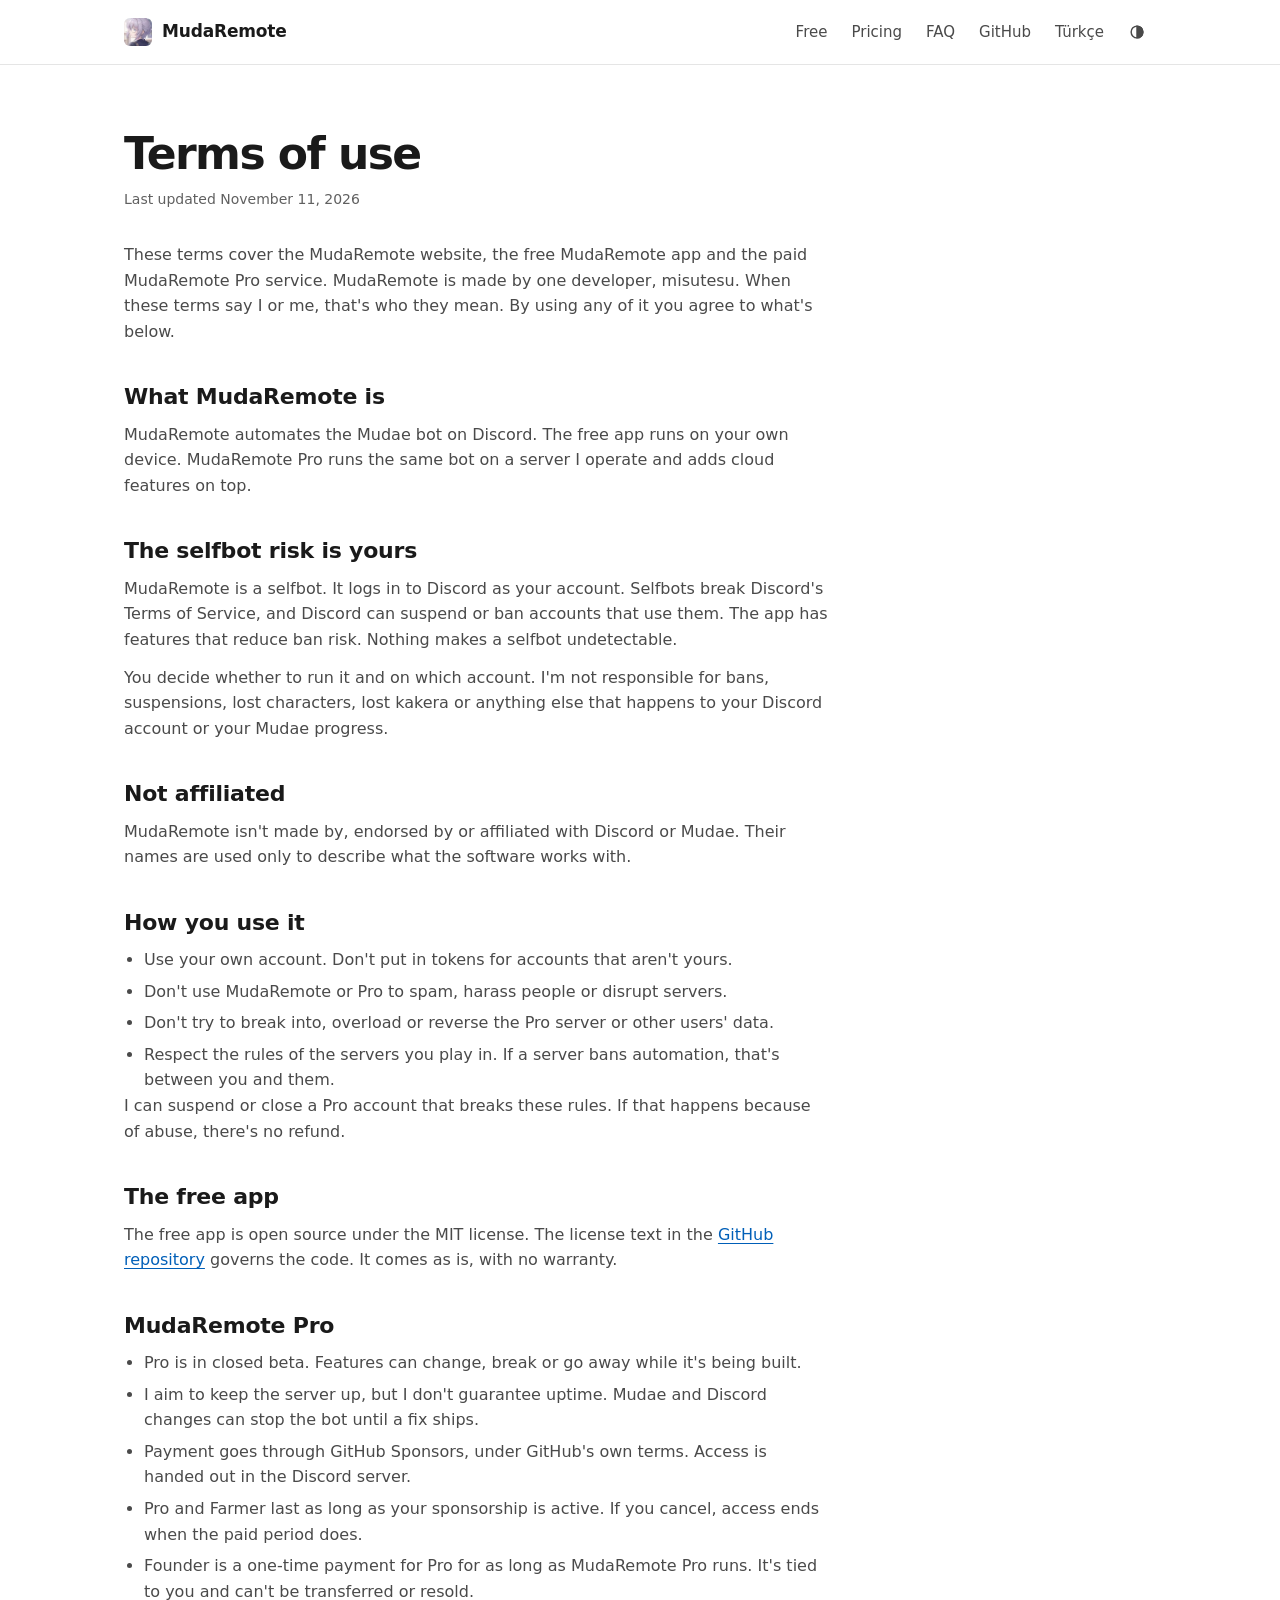
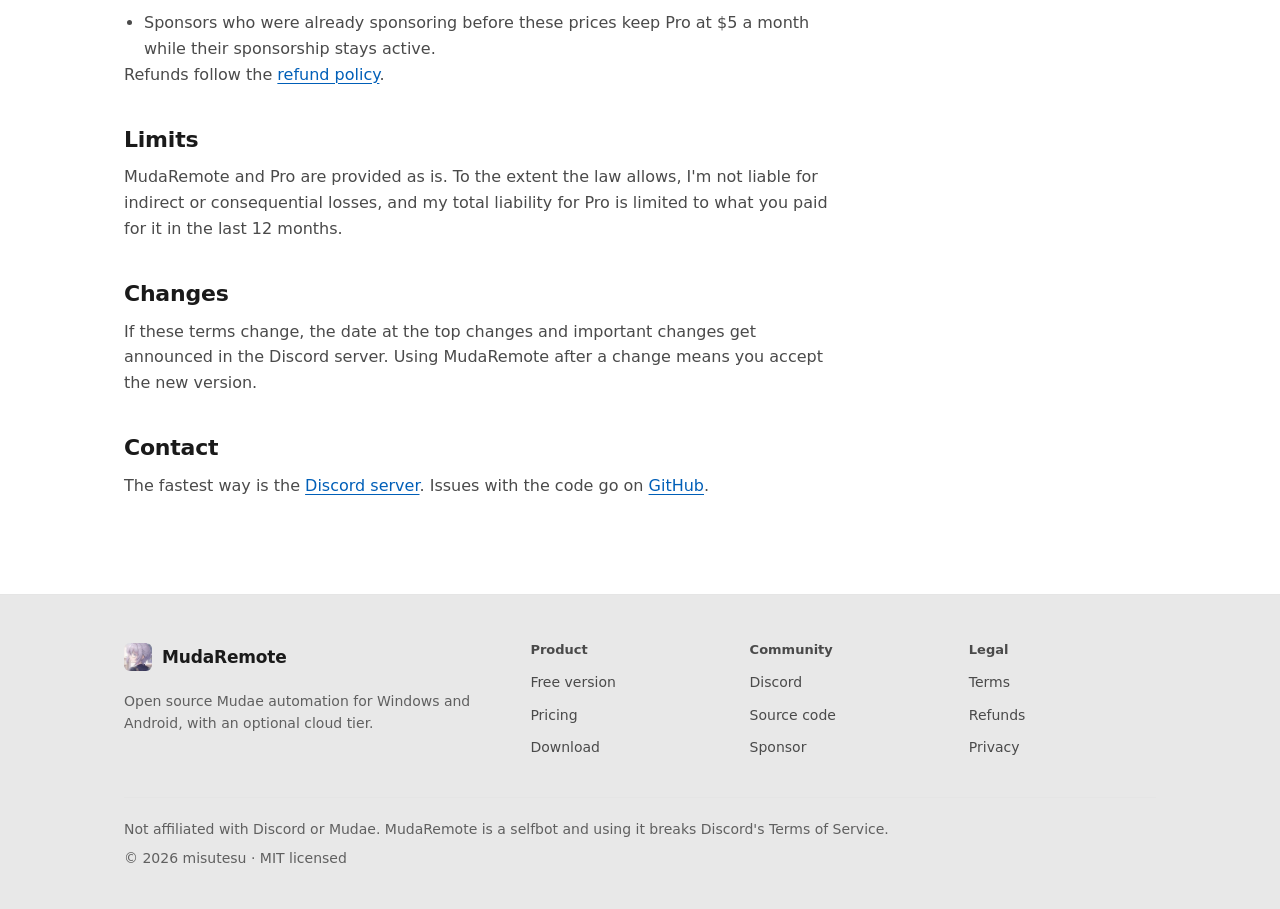
<file: terms.html>
<!doctype html>
<html lang="en">
<head>
<meta charset="utf-8">
<meta name="viewport" content="width=device-width, initial-scale=1">
<title>Terms of use · MudaRemote</title>
<meta name="description" content="Terms of use for MudaRemote, the open source mudae autoclaimer, and the MudaRemote Pro cloud service.">
<link rel="canonical" href="https://mudaremote.misutesu.com/terms.html">
<meta name="theme-color" content="#191919" media="(prefers-color-scheme: dark)">
<meta name="theme-color" content="#ffffff" media="(prefers-color-scheme: light)">
<meta property="og:type" content="website">
<meta property="og:site_name" content="MudaRemote">
<meta property="og:title" content="Terms of use · MudaRemote">
<meta property="og:description" content="Terms of use for MudaRemote, the open source mudae autoclaimer, and the MudaRemote Pro cloud service.">
<meta property="og:url" content="https://mudaremote.misutesu.com/terms.html">
<meta property="og:image" content="https://mudaremote.misutesu.com/assets/og.jpg">
<meta property="og:image:width" content="1200">
<meta property="og:image:height" content="630">
<meta property="og:image:alt" content="The MudaRemote preset editor on Windows">
<meta property="og:locale" content="en_US">
<meta name="twitter:card" content="summary_large_image">
<link rel="icon" href="assets/favicon-32.png" type="image/png" sizes="32x32">
<link rel="apple-touch-icon" href="assets/apple-touch-icon.png">
<script>try{var t=localStorage.getItem("theme");if(t)document.documentElement.setAttribute("data-theme",t)}catch(e){}</script>
<link rel="stylesheet" href="assets/style.css">
<script src="assets/site.js" defer></script>
</head>
<body>
<a class="skip" href="#main">Skip to content</a>
<header class="site-head">
  <div class="wrap">
    <a class="brand" href="index.html" aria-label="MudaRemote home"><img src="assets/icon-64.webp" alt="" width="28" height="28">MudaRemote</a>
    <nav class="site-nav" aria-label="Main">
      <a href="free.html">Free</a>
      <a href="pricing.html">Pricing</a>
      <a href="index.html#faq">FAQ</a>
      <a href="https://github.com/misutesu-desu/MudaRemote">GitHub</a>
      <a class="lang" href="tr/index.html" hreflang="tr" lang="tr">Türkçe</a>
      <button class="theme-btn" type="button" aria-label="Switch theme"><svg viewBox="0 0 20 20" fill="none" stroke="currentColor" stroke-width="1.6" aria-hidden="true"><circle cx="10" cy="10" r="6.5"/><path d="M10 3.5a6.5 6.5 0 0 1 0 13z" fill="currentColor"/></svg></button>
    </nav>
  </div>
</header>
<main id="main">

<div class="wrap"><article class="prose">
<h1>Terms of use</h1>
<p class="updated">Last updated <time datetime="2026-11-11">November 11, 2026</time></p>
<p>These terms cover the MudaRemote website, the free MudaRemote app and the paid MudaRemote Pro service. MudaRemote is made by one developer, misutesu. When these terms say I or me, that's who they mean. By using any of it you agree to what's below.</p>

<h2>What MudaRemote is</h2>
<p>MudaRemote automates the Mudae bot on Discord. The free app runs on your own device. MudaRemote Pro runs the same bot on a server I operate and adds cloud features on top.</p>

<h2>The selfbot risk is yours</h2>
<p>MudaRemote is a selfbot. It logs in to Discord as your account. Selfbots break Discord's Terms of Service, and Discord can suspend or ban accounts that use them. The app has features that reduce ban risk. Nothing makes a selfbot undetectable.</p>
<p>You decide whether to run it and on which account. I'm not responsible for bans, suspensions, lost characters, lost kakera or anything else that happens to your Discord account or your Mudae progress.</p>

<h2>Not affiliated</h2>
<p>MudaRemote isn't made by, endorsed by or affiliated with Discord or Mudae. Their names are used only to describe what the software works with.</p>

<h2>How you use it</h2>
<ul>
  <li>Use your own account. Don't put in tokens for accounts that aren't yours.</li>
  <li>Don't use MudaRemote or Pro to spam, harass people or disrupt servers.</li>
  <li>Don't try to break into, overload or reverse the Pro server or other users' data.</li>
  <li>Respect the rules of the servers you play in. If a server bans automation, that's between you and them.</li>
</ul>
<p>I can suspend or close a Pro account that breaks these rules. If that happens because of abuse, there's no refund.</p>

<h2>The free app</h2>
<p>The free app is open source under the MIT license. The license text in the <a href="https://github.com/misutesu-desu/MudaRemote">GitHub repository</a> governs the code. It comes as is, with no warranty.</p>

<h2>MudaRemote Pro</h2>
<ul>
  <li>Pro is in closed beta. Features can change, break or go away while it's being built.</li>
  <li>I aim to keep the server up, but I don't guarantee uptime. Mudae and Discord changes can stop the bot until a fix ships.</li>
  <li>Payment goes through GitHub Sponsors, under GitHub's own terms. Access is handed out in the Discord server.</li>
  <li>Pro and Farmer last as long as your sponsorship is active. If you cancel, access ends when the paid period does.</li>
  <li>Founder is a one-time payment for Pro for as long as MudaRemote Pro runs. It's tied to you and can't be transferred or resold.</li>
  <li>Sponsors who were already sponsoring before these prices keep Pro at $5 a month while their sponsorship stays active.</li>
</ul>
<p>Refunds follow the <a href="refund.html">refund policy</a>.</p>

<h2>Limits</h2>
<p>MudaRemote and Pro are provided as is. To the extent the law allows, I'm not liable for indirect or consequential losses, and my total liability for Pro is limited to what you paid for it in the last 12 months.</p>

<h2>Changes</h2>
<p>If these terms change, the date at the top changes and important changes get announced in the Discord server. Using MudaRemote after a change means you accept the new version.</p>

<h2>Contact</h2>
<p>The fastest way is the <a href="https://discord.gg/4WHXkDzuZx">Discord server</a>. Issues with the code go on <a href="https://github.com/misutesu-desu/MudaRemote/issues">GitHub</a>.</p>
</article></div>

</main>
<footer class="site-foot">
  <div class="wrap">
    <div class="foot-grid">
      <div>
        <a class="brand" href="index.html"><img src="assets/icon-64.webp" alt="" width="28" height="28" loading="lazy">MudaRemote</a>
        <p style="margin-top:12px;max-width:30em">Open source Mudae automation for Windows and Android, with an optional cloud tier.</p>
      </div>
      <div>
        <h2>Product</h2>
        <ul>
          <li><a href="free.html">Free version</a></li>
          <li><a href="pricing.html">Pricing</a></li>
          <li><a href="https://github.com/misutesu-desu/MudaRemote/releases/latest">Download</a></li>
        </ul>
      </div>
      <div>
        <h2>Community</h2>
        <ul>
          <li><a href="https://discord.gg/4WHXkDzuZx">Discord</a></li>
          <li><a href="https://github.com/misutesu-desu/MudaRemote">Source code</a></li>
          <li><a href="https://github.com/sponsors/misutesu-desu">Sponsor</a></li>
        </ul>
      </div>
      <div>
        <h2>Legal</h2>
        <ul>
          <li><a href="terms.html">Terms</a></li>
          <li><a href="refund.html">Refunds</a></li>
          <li><a href="privacy.html">Privacy</a></li>
        </ul>
      </div>
    </div>
    <div class="foot-legal">
      <p>Not affiliated with Discord or Mudae. MudaRemote is a selfbot and using it breaks Discord's Terms of Service.</p>
      <p>© 2026 misutesu · MIT licensed</p>
    </div>
  </div>
</footer>
</body>
</html>
</file>
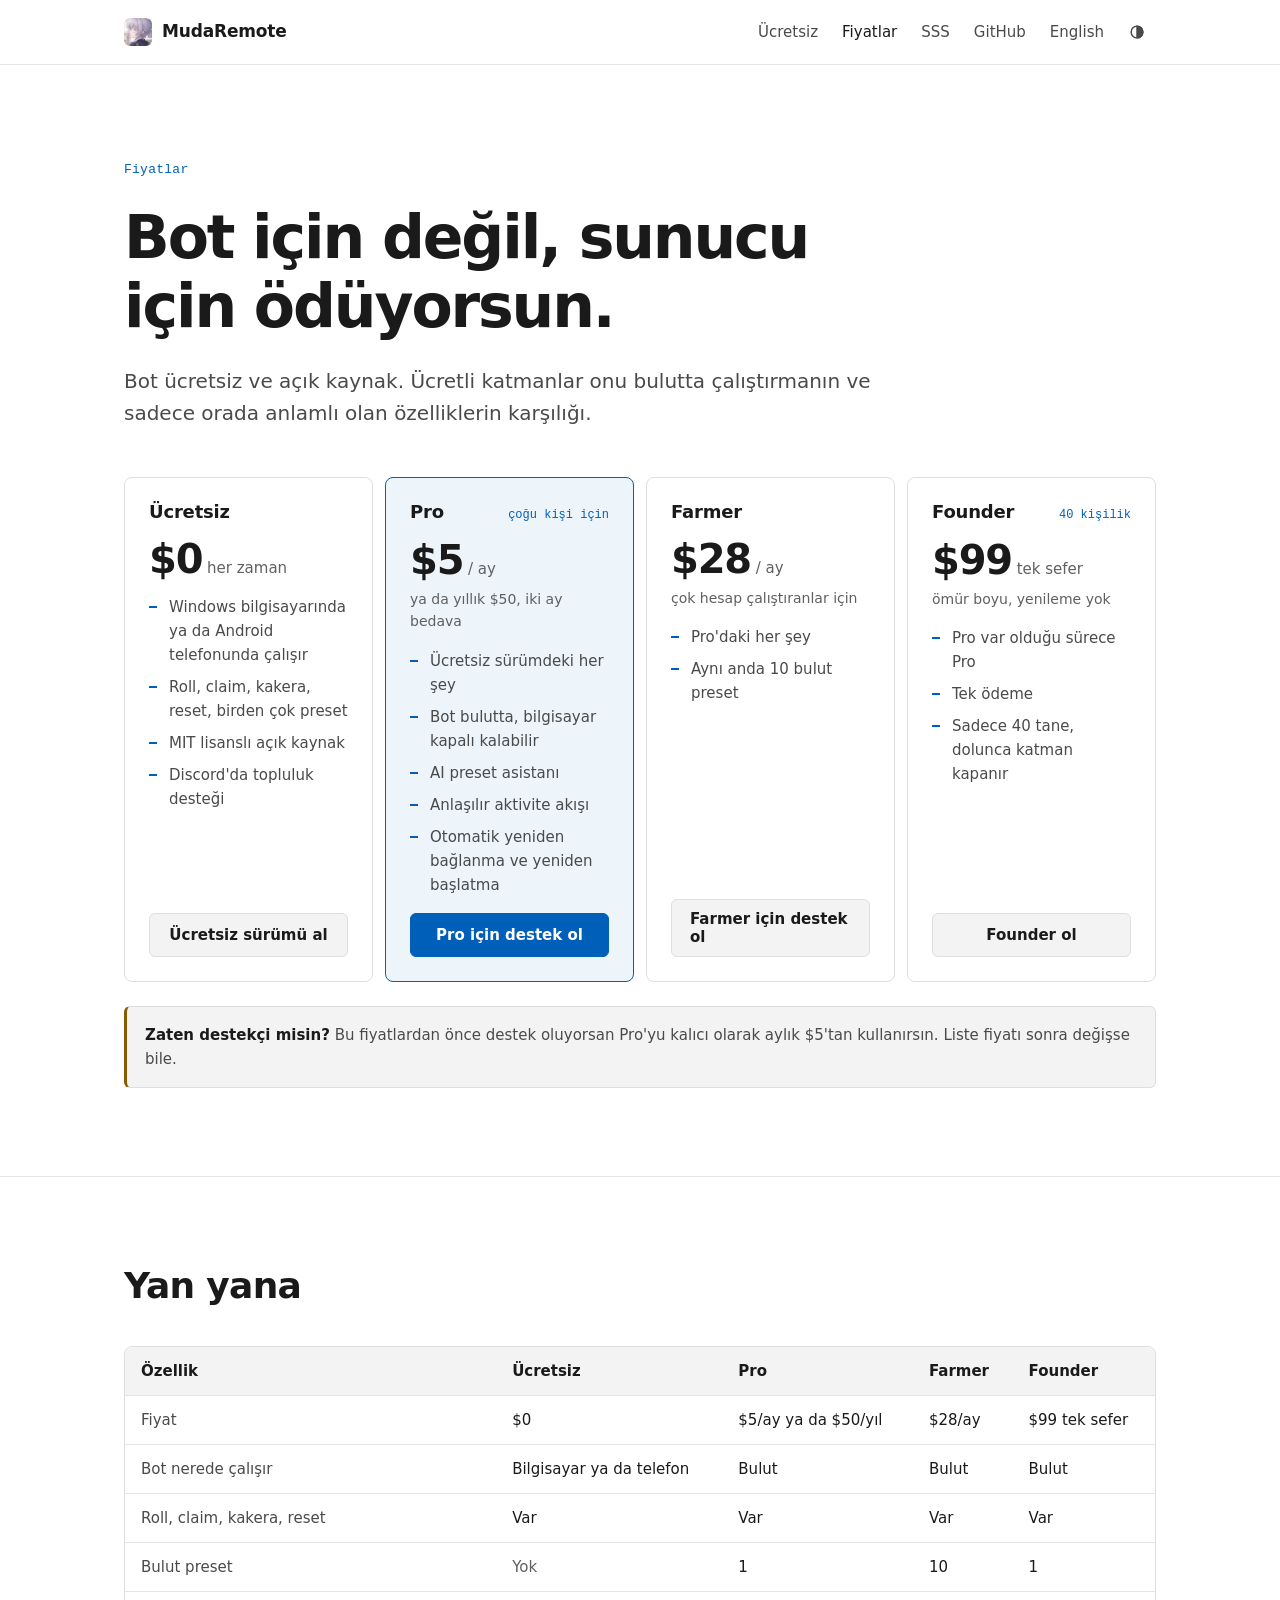
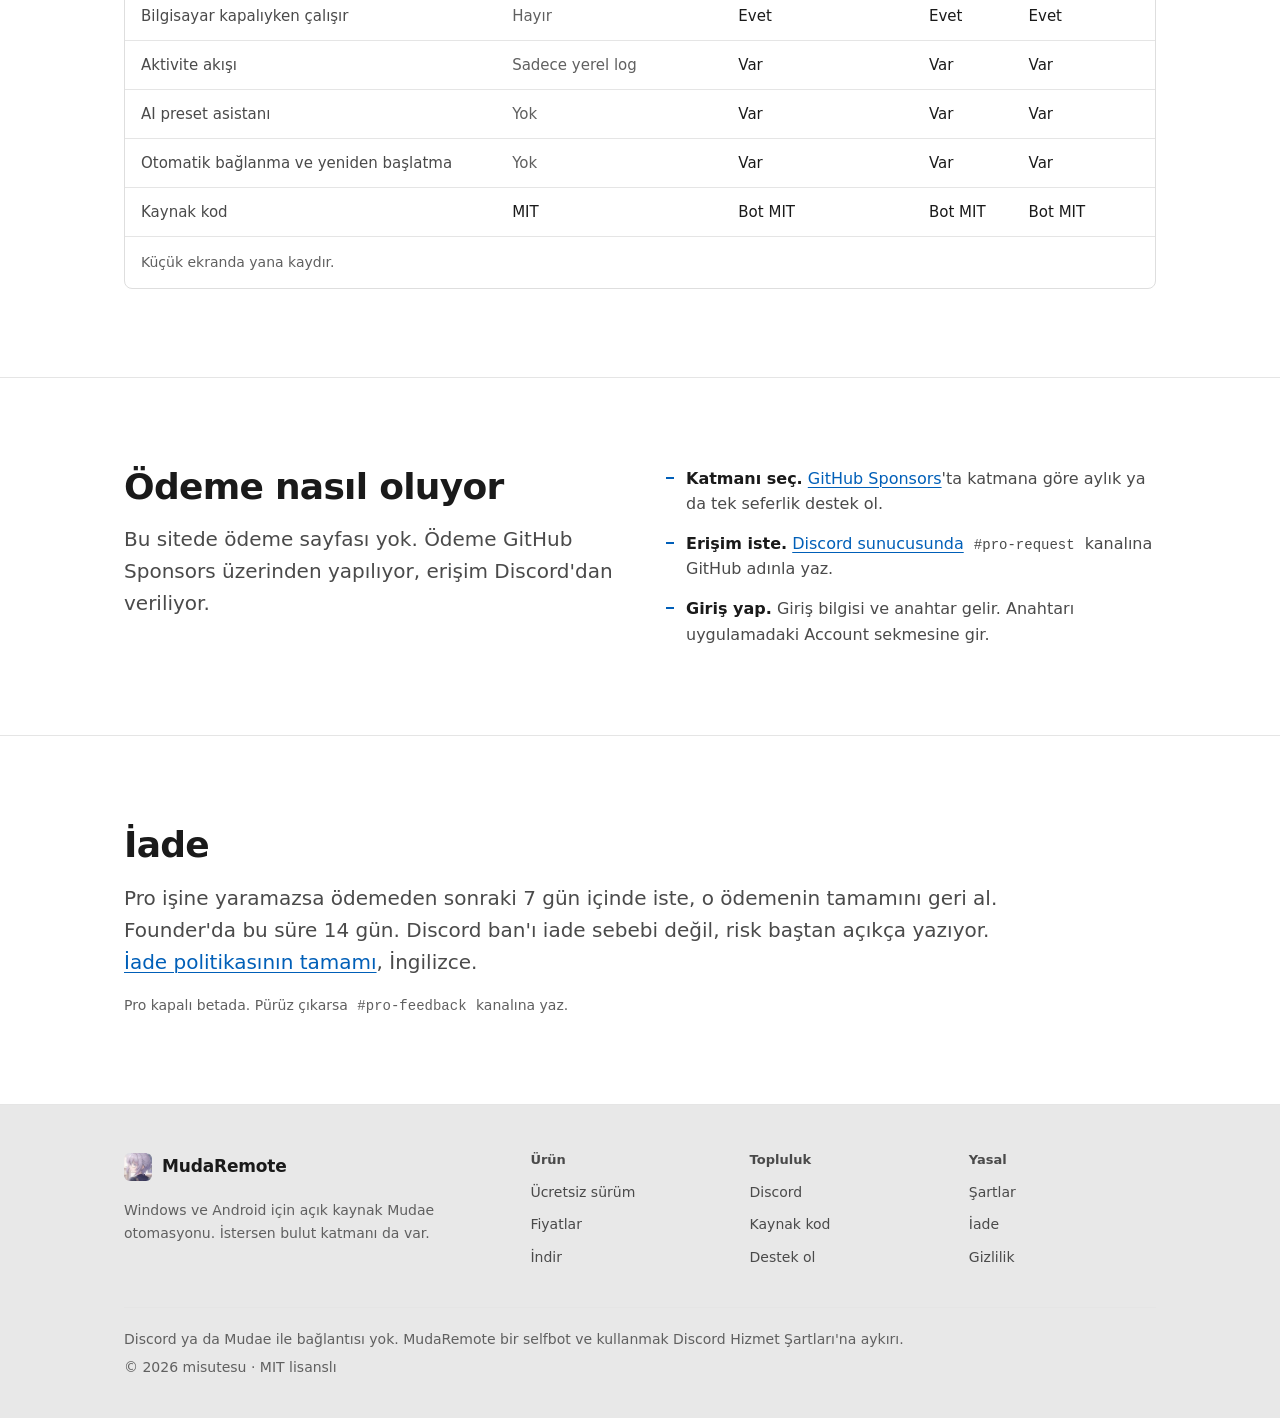
<file: tr/pricing.html>
<!doctype html>
<html lang="tr">
<head>
<meta charset="utf-8">
<meta name="viewport" content="width=device-width, initial-scale=1">
<title>MudaRemote fiyatları · ücretsiz, ya da aylık $5'tan bulutta mudae auto roller</title>
<meta name="description" content="MudaRemote ücretsiz. Pro, mudae autoclaimer ve auto roller'ını aylık $5 ya da yıllık $50'a bulutta çalıştırır. Farmer aylık $28, Founder ömür boyu $99.">
<link rel="canonical" href="https://mudaremote.misutesu.com/tr/pricing.html">
<link rel="alternate" hreflang="en" href="https://mudaremote.misutesu.com/pricing.html">
<link rel="alternate" hreflang="tr" href="https://mudaremote.misutesu.com/tr/pricing.html">
<link rel="alternate" hreflang="x-default" href="https://mudaremote.misutesu.com/pricing.html">
<meta name="theme-color" content="#191919" media="(prefers-color-scheme: dark)">
<meta name="theme-color" content="#ffffff" media="(prefers-color-scheme: light)">
<meta property="og:type" content="website">
<meta property="og:site_name" content="MudaRemote">
<meta property="og:title" content="MudaRemote fiyatları · ücretsiz, ya da aylık $5'tan bulutta mudae auto roller">
<meta property="og:description" content="MudaRemote ücretsiz. Pro, mudae autoclaimer ve auto roller'ını aylık $5 ya da yıllık $50'a bulutta çalıştırır. Farmer aylık $28, Founder ömür boyu $99.">
<meta property="og:url" content="https://mudaremote.misutesu.com/tr/pricing.html">
<meta property="og:image" content="https://mudaremote.misutesu.com/assets/og.jpg">
<meta property="og:image:width" content="1200">
<meta property="og:image:height" content="630">
<meta property="og:image:alt" content="The MudaRemote preset editor on Windows">
<meta property="og:locale" content="tr_TR">
<meta name="twitter:card" content="summary_large_image">
<link rel="icon" href="../assets/favicon-32.png" type="image/png" sizes="32x32">
<link rel="apple-touch-icon" href="../assets/apple-touch-icon.png">
<script>try{var t=localStorage.getItem("theme");if(t)document.documentElement.setAttribute("data-theme",t)}catch(e){}</script>
<link rel="stylesheet" href="../assets/style.css">
<script src="../assets/site.js" defer></script>
</head>
<body>
<a class="skip" href="#main">İçeriğe geç</a>
<header class="site-head">
  <div class="wrap">
    <a class="brand" href="index.html" aria-label="MudaRemote ana sayfa"><img src="../assets/icon-64.webp" alt="" width="28" height="28">MudaRemote</a>
    <nav class="site-nav" aria-label="Ana menü">
      <a href="../free.html">Ücretsiz</a>
      <a href="pricing.html" aria-current="page">Fiyatlar</a>
      <a href="index.html#faq">SSS</a>
      <a href="https://github.com/misutesu-desu/MudaRemote">GitHub</a>
      <a class="lang" href="../pricing.html" hreflang="en" lang="en">English</a>
      <button class="theme-btn" type="button" aria-label="Temayı değiştir"><svg viewBox="0 0 20 20" fill="none" stroke="currentColor" stroke-width="1.6" aria-hidden="true"><circle cx="10" cy="10" r="6.5"/><path d="M10 3.5a6.5 6.5 0 0 1 0 13z" fill="currentColor"/></svg></button>
    </nav>
  </div>
</header>
<main id="main">

<section class="hero" style="padding-bottom:48px">
  <div class="wrap">
    <p class="eyebrow">Fiyatlar</p>
    <h1>Bot için değil, sunucu için ödüyorsun.</h1>
    <p class="lede">Bot ücretsiz ve açık kaynak. Ücretli katmanlar onu bulutta çalıştırmanın ve sadece orada anlamlı olan özelliklerin karşılığı.</p>
  </div>
</section>

<section style="padding-top:0;border-top:0" aria-label="Katmanlar">
  <div class="wrap">
    <div class="plans">
      <div class="plan">
        <h3>Ücretsiz</h3>
        <div class="price">$0<span> her zaman</span></div>
        <ul>
          <li>Windows bilgisayarında ya da Android telefonunda çalışır</li>
          <li>Roll, claim, kakera, reset, birden çok preset</li>
          <li>MIT lisanslı açık kaynak</li>
          <li>Discord'da topluluk desteği</li>
        </ul>
        <a class="btn" href="../free.html">Ücretsiz sürümü al</a>
      </div>
      <div class="plan pick">
        <h3>Pro <span class="tag">çoğu kişi için</span></h3>
        <div class="price">$5<span> / ay</span></div>
        <p class="alt">ya da yıllık $50, iki ay bedava</p>
        <ul>
          <li>Ücretsiz sürümdeki her şey</li>
          <li>Bot bulutta, bilgisayar kapalı kalabilir</li>
          <li>AI preset asistanı</li>
          <li>Anlaşılır aktivite akışı</li>
          <li>Otomatik yeniden bağlanma ve yeniden başlatma</li>
        </ul>
        <a class="btn primary" href="https://github.com/sponsors/misutesu-desu">Pro için destek ol</a>
      </div>
      <div class="plan">
        <h3>Farmer</h3>
        <div class="price">$28<span> / ay</span></div>
        <p class="alt">çok hesap çalıştıranlar için</p>
        <ul>
          <li>Pro'daki her şey</li>
          <li>Aynı anda 10 bulut preset</li>
        </ul>
        <a class="btn" href="https://github.com/sponsors/misutesu-desu">Farmer için destek ol</a>
      </div>
      <div class="plan">
        <h3>Founder <span class="tag">40 kişilik</span></h3>
        <div class="price">$99<span> tek sefer</span></div>
        <p class="alt">ömür boyu, yenileme yok</p>
        <ul>
          <li>Pro var olduğu sürece Pro</li>
          <li>Tek ödeme</li>
          <li>Sadece 40 tane, dolunca katman kapanır</li>
        </ul>
        <a class="btn" href="https://github.com/sponsors/misutesu-desu">Founder ol</a>
      </div>
    </div>
    <div class="note" style="margin-top:24px" role="note">
      <p><strong>Zaten destekçi misin?</strong> Bu fiyatlardan önce destek oluyorsan Pro'yu kalıcı olarak aylık $5'tan kullanırsın. Liste fiyatı sonra değişse bile.</p>
    </div>
  </div>
</section>

<section aria-labelledby="compare-h">
  <div class="wrap">
    <div class="sec-head"><h2 id="compare-h">Yan yana</h2></div>
    <div class="table-wrap" tabindex="0" role="region" aria-labelledby="compare-h">
      <table>
        <caption>Küçük ekranda yana kaydır.</caption>
        <thead>
          <tr><th scope="col">Özellik</th><th scope="col">Ücretsiz</th><th scope="col">Pro</th><th scope="col">Farmer</th><th scope="col">Founder</th></tr>
        </thead>
        <tbody>
          <tr><th scope="row">Fiyat</th><td class="y">$0</td><td class="y">$5/ay ya da $50/yıl</td><td class="y">$28/ay</td><td class="y">$99 tek sefer</td></tr>
          <tr><th scope="row">Bot nerede çalışır</th><td class="y">Bilgisayar ya da telefon</td><td class="y">Bulut</td><td class="y">Bulut</td><td class="y">Bulut</td></tr>
          <tr><th scope="row">Roll, claim, kakera, reset</th><td class="y">Var</td><td class="y">Var</td><td class="y">Var</td><td class="y">Var</td></tr>
          <tr><th scope="row">Bulut preset</th><td class="n">Yok</td><td class="y">1</td><td class="y">10</td><td class="y">1</td></tr>
          <tr><th scope="row">Bilgisayar kapalıyken çalışır</th><td class="n">Hayır</td><td class="y">Evet</td><td class="y">Evet</td><td class="y">Evet</td></tr>
          <tr><th scope="row">Aktivite akışı</th><td class="n">Sadece yerel log</td><td class="y">Var</td><td class="y">Var</td><td class="y">Var</td></tr>
          <tr><th scope="row">AI preset asistanı</th><td class="n">Yok</td><td class="y">Var</td><td class="y">Var</td><td class="y">Var</td></tr>
          <tr><th scope="row">Otomatik bağlanma ve yeniden başlatma</th><td class="n">Yok</td><td class="y">Var</td><td class="y">Var</td><td class="y">Var</td></tr>
          <tr><th scope="row">Kaynak kod</th><td class="y">MIT</td><td class="y">Bot MIT</td><td class="y">Bot MIT</td><td class="y">Bot MIT</td></tr>
        </tbody>
      </table>
    </div>
  </div>
</section>

<section aria-labelledby="how-h">
  <div class="wrap split">
    <div style="display:grid;gap:16px">
      <h2 id="how-h">Ödeme nasıl oluyor</h2>
      <p class="lede">Bu sitede ödeme sayfası yok. Ödeme GitHub Sponsors üzerinden yapılıyor, erişim Discord'dan veriliyor.</p>
    </div>
    <ol class="list">
      <li><strong>Katmanı seç.</strong> <a href="https://github.com/sponsors/misutesu-desu">GitHub Sponsors</a>'ta katmana göre aylık ya da tek seferlik destek ol.</li>
      <li><strong>Erişim iste.</strong> <a href="https://discord.gg/4WHXkDzuZx">Discord sunucusunda</a> <code>#pro-request</code> kanalına GitHub adınla yaz.</li>
      <li><strong>Giriş yap.</strong> Giriş bilgisi ve anahtar gelir. Anahtarı uygulamadaki Account sekmesine gir.</li>
    </ol>
  </div>
</section>

<section aria-labelledby="refund-h">
  <div class="wrap">
    <div class="sec-head" style="margin-bottom:16px"><h2 id="refund-h">İade</h2></div>
    <p class="lede" style="max-width:44em">Pro işine yaramazsa ödemeden sonraki 7 gün içinde iste, o ödemenin tamamını geri al. Founder'da bu süre 14 gün. Discord ban'ı iade sebebi değil, risk baştan açıkça yazıyor. <a href="../refund.html">İade politikasının tamamı</a>, İngilizce.</p>
    <p class="muted small" style="margin-top:16px">Pro kapalı betada. Pürüz çıkarsa <code>#pro-feedback</code> kanalına yaz.</p>
  </div>
</section>

</main>
<footer class="site-foot">
  <div class="wrap">
    <div class="foot-grid">
      <div>
        <a class="brand" href="index.html"><img src="../assets/icon-64.webp" alt="" width="28" height="28" loading="lazy">MudaRemote</a>
        <p style="margin-top:12px;max-width:30em">Windows ve Android için açık kaynak Mudae otomasyonu. İstersen bulut katmanı da var.</p>
      </div>
      <div>
        <h2>Ürün</h2>
        <ul>
          <li><a href="../free.html">Ücretsiz sürüm</a></li>
          <li><a href="pricing.html">Fiyatlar</a></li>
          <li><a href="https://github.com/misutesu-desu/MudaRemote/releases/latest">İndir</a></li>
        </ul>
      </div>
      <div>
        <h2>Topluluk</h2>
        <ul>
          <li><a href="https://discord.gg/4WHXkDzuZx">Discord</a></li>
          <li><a href="https://github.com/misutesu-desu/MudaRemote">Kaynak kod</a></li>
          <li><a href="https://github.com/sponsors/misutesu-desu">Destek ol</a></li>
        </ul>
      </div>
      <div>
        <h2>Yasal</h2>
        <ul>
          <li><a href="../terms.html">Şartlar</a></li>
          <li><a href="../refund.html">İade</a></li>
          <li><a href="../privacy.html">Gizlilik</a></li>
        </ul>
      </div>
    </div>
    <div class="foot-legal">
      <p>Discord ya da Mudae ile bağlantısı yok. MudaRemote bir selfbot ve kullanmak Discord Hizmet Şartları'na aykırı.</p>
      <p>© 2026 misutesu · MIT lisanslı</p>
    </div>
  </div>
</footer>
</body>
</html>
</file>
<file: assets/style.css>
:root {
  color-scheme: dark;
  --strip: #0a0a0a; --content: #191919; --nav: #1f1f1f; --panel: #202020;
  --field: #2c2c2c; --hover: #2d2d2d; --divider: #303030; --line: #3a3a3a;
  --pressed: #424242;
  --text: #f0f0f0; --label: #e1e1e1; --weak: #c8c8c8; --dim: #a0a0a0;
  --accent: #60cdff; --on-accent: #000;
  --accent-soft: rgba(96, 205, 255, .1);
  --warn-text: #e8b84a;
  --focus: var(--text);
  --dur: 150ms;
  --wrap: 1080px;
  --font: "Segoe UI Variable Text", "Segoe UI", system-ui, -apple-system, "Helvetica Neue", Arial, sans-serif;
  --mono: "Cascadia Mono", Consolas, ui-monospace, "SF Mono", Menlo, monospace;
}
:root[data-theme="light"] {
  color-scheme: light;
  --strip: #e8e8e8; --content: #ffffff; --nav: #f9f9f9; --panel: #f3f3f3;
  --field: #ffffff; --hover: #f0f0f0; --divider: #e5e5e5; --line: #dedede;
  --pressed: #dedede;
  --text: #1a1a1a; --label: #232323; --weak: #4a4a4a; --dim: #606060;
  --accent: #005fb8; --on-accent: #fff;
  --accent-soft: rgba(0, 95, 184, .07);
  --warn-text: #8a5a00;
  --focus: #1a1a1a;
}
@media (prefers-color-scheme: light) {
  :root:not([data-theme="dark"]) {
    color-scheme: light;
    --strip: #e8e8e8; --content: #ffffff; --nav: #f9f9f9; --panel: #f3f3f3;
    --field: #ffffff; --hover: #f0f0f0; --divider: #e5e5e5; --line: #dedede;
    --pressed: #dedede;
    --text: #1a1a1a; --label: #232323; --weak: #4a4a4a; --dim: #606060;
    --accent: #005fb8; --on-accent: #fff;
    --accent-soft: rgba(0, 95, 184, .07);
    --warn-text: #8a5a00;
    --focus: #1a1a1a;
  }
}
@media (prefers-reduced-motion: reduce) {
  :root { --dur: 0ms; }
  html { scroll-behavior: auto !important; }
}

*, *::before, *::after { box-sizing: border-box; }
html { -webkit-text-size-adjust: 100%; scroll-behavior: smooth; }
body {
  margin: 0; background: var(--content); color: var(--text);
  font: 16px/1.6 var(--font);
  text-rendering: optimizeLegibility;
}
img { max-width: 100%; height: auto; display: block; }
a { color: var(--accent); text-underline-offset: 3px; text-decoration-thickness: 1px; }
a:hover { text-decoration-thickness: 2px; }
:focus-visible { outline: 2px solid var(--focus); outline-offset: 2px; border-radius: 4px; }
code, kbd { font: 14px var(--mono); background: var(--field); padding: 1px 5px; border-radius: 4px; }
::selection { background: var(--accent); color: var(--on-accent); }

.wrap { max-width: var(--wrap); margin: 0 auto; padding: 0 24px; }
@media (max-width: 560px) { .wrap { padding: 0 16px; } }

.skip {
  position: absolute; left: 16px; top: -48px; z-index: 10;
  background: var(--accent); color: var(--on-accent); padding: 8px 12px; border-radius: 5px;
}
.skip:focus { top: 12px; }

/* header */
.site-head { border-bottom: 1px solid var(--divider); background: var(--content); }
.site-head .wrap { display: flex; align-items: center; gap: 24px; min-height: 64px; flex-wrap: wrap; }
.brand {
  display: inline-flex; align-items: center; gap: 10px;
  color: var(--text); text-decoration: none; font-weight: 600; font-size: 17px; letter-spacing: -.01em;
}
.brand img { width: 28px; height: 28px; border-radius: 6px; }
.site-nav { display: flex; gap: 4px; margin-left: auto; align-items: center; flex-wrap: wrap; }
.site-nav a, .theme-btn {
  color: var(--weak); text-decoration: none; font-size: 15px;
  padding: 6px 10px; border-radius: 5px; min-height: 36px; display: inline-flex; align-items: center;
}
.site-nav a:hover, .theme-btn:hover { background: var(--hover); color: var(--text); }
.site-nav a[aria-current="page"] { color: var(--text); }
.theme-btn { background: none; border: 0; font: inherit; cursor: pointer; }
.theme-btn svg { width: 18px; height: 18px; }
@media (max-width: 640px) {
  .site-head .wrap { gap: 4px 12px; padding-top: 10px; padding-bottom: 10px; }
  .site-nav { margin-left: -10px; width: calc(100% + 10px); }
  .site-nav .lang { margin-left: auto; }
  .site-nav a, .theme-btn { padding: 6px 10px; font-size: 15px; }
}

/* type */
h1, h2, h3 { line-height: 1.15; letter-spacing: -.02em; margin: 0; font-weight: 600; }
h1 { font-size: clamp(34px, 6vw, 60px); letter-spacing: -.035em; }
h2 { font-size: clamp(26px, 3.6vw, 36px); }
h3 { font-size: 18px; letter-spacing: -.01em; }
p { margin: 0; }
.lede { font-size: clamp(17px, 2vw, 20px); color: var(--weak); max-width: 38em; }
.eyebrow { font: 13px/1.4 var(--mono); color: var(--accent); letter-spacing: .02em; }
.muted { color: var(--dim); }
.small { font-size: 14px; }

section { padding: 88px 0; }
section + section { border-top: 1px solid var(--divider); }
@media (max-width: 640px) { section { padding: 56px 0; } }
.sec-head { display: grid; gap: 12px; margin-bottom: 40px; max-width: 44em; }

/* hero */
.hero { padding: 96px 0 72px; }
.hero .wrap { display: grid; gap: 24px; }
.hero h1 { max-width: 13em; }
.hero h1 em { font-style: normal; color: var(--accent); }
.actions { display: flex; gap: 12px; flex-wrap: wrap; margin-top: 8px; }
.signals {
  display: flex; flex-wrap: wrap; gap: 8px 28px; margin-top: 20px; padding: 0; list-style: none;
  font: 14px/1.5 var(--mono); color: var(--dim);
}
.signals strong { color: var(--text); font-weight: 600; }
.signals li { display: flex; align-items: center; gap: 8px; }
.dot { width: 7px; height: 7px; border-radius: 50%; background: var(--accent); flex: none; }
@media (max-width: 640px) { .hero { padding: 56px 0 48px; } }

/* buttons */
.btn {
  display: inline-flex; align-items: center; justify-content: center; gap: 8px;
  min-height: 44px; padding: 10px 18px; border-radius: 6px;
  font: 600 15px/1.2 var(--font); text-decoration: none; cursor: pointer;
  border: 1px solid var(--line); background: var(--panel); color: var(--text);
}
.btn:hover { background: var(--hover); text-decoration: none; }
.btn:active { background: var(--pressed); }
.btn.primary { background: var(--accent); color: var(--on-accent); border-color: var(--accent); }
.btn.primary:hover { filter: brightness(1.08); }
.btn svg { width: 18px; height: 18px; flex: none; }

/* features */
.shot {
  margin: 0 0 48px; border: 1px solid var(--line); border-radius: 8px; overflow: hidden; background: var(--strip);
}
.shot figcaption { font-size: 14px; color: var(--dim); padding: 10px 14px; border-top: 1px solid var(--divider); }
.grid { display: grid; gap: 1px; background: var(--divider); border: 1px solid var(--divider); border-radius: 8px; overflow: hidden; }
.grid.cols-3 { grid-template-columns: repeat(3, 1fr); }
.grid.cols-2 { grid-template-columns: repeat(2, 1fr); }
.cell { background: var(--content); padding: 24px; display: grid; gap: 8px; align-content: start; }
.cell p { color: var(--weak); font-size: 15px; }
@media (max-width: 860px) { .grid.cols-3 { grid-template-columns: 1fr 1fr; } }
@media (max-width: 560px) { .grid.cols-3, .grid.cols-2 { grid-template-columns: 1fr; } .cell { padding: 20px; } }

.split { display: grid; grid-template-columns: 1fr 1fr; gap: 48px; align-items: start; }
@media (max-width: 860px) { .split { grid-template-columns: 1fr; gap: 32px; } }
.list { list-style: none; padding: 0; margin: 0; display: grid; gap: 14px; }
.list li { padding-left: 22px; position: relative; color: var(--weak); }
.list li::before { content: ""; position: absolute; left: 2px; top: .7em; width: 8px; height: 2px; background: var(--accent); }
.list li strong { color: var(--text); font-weight: 600; }

.note {
  border: 1px solid var(--line); border-left: 3px solid var(--warn-text); border-radius: 6px;
  padding: 16px 18px; background: var(--panel); color: var(--weak); font-size: 15px;
}
.note strong { color: var(--text); }

/* feed sample */
.feed {
  font: 13.5px/1.7 var(--mono); background: var(--strip); border: 1px solid var(--line);
  border-radius: 8px; padding: 18px 20px; margin: 0; overflow-x: auto; color: var(--weak);
  white-space: pre;
}
@media (max-width: 560px) { .feed { white-space: pre-wrap; font-size: 12.5px; padding: 14px 16px; } }
.feed b { color: var(--text); font-weight: 600; }
.feed i { color: var(--dim); font-style: normal; }
.feed u { color: var(--accent); text-decoration: none; }

/* pricing */
.plans { display: grid; grid-template-columns: repeat(4, 1fr); gap: 12px; }
@media (max-width: 980px) { .plans { grid-template-columns: 1fr 1fr; } }
@media (max-width: 560px) { .plans { grid-template-columns: 1fr; } }
.plan {
  border: 1px solid var(--line); border-radius: 8px; padding: 24px; background: var(--content);
  display: flex; flex-direction: column; gap: 16px;
}
.plan.pick { border-color: var(--accent); background: var(--accent-soft); }
.plan h3 { display: flex; justify-content: space-between; align-items: baseline; gap: 8px; }
.tag { font: 12px/1.4 var(--mono); color: var(--accent); font-weight: 400; letter-spacing: 0; }
.price { font-size: 40px; font-weight: 600; letter-spacing: -.03em; line-height: 1; }
.price span { font-size: 15px; font-weight: 400; color: var(--dim); letter-spacing: 0; }
.alt { font-size: 14px; color: var(--dim); margin-top: -8px; }
.plan ul { list-style: none; padding: 0; margin: 0; display: grid; gap: 8px; font-size: 15px; color: var(--weak); }
.plan ul li { padding-left: 20px; position: relative; }
.plan ul li::before { content: ""; position: absolute; left: 0; top: .72em; width: 8px; height: 2px; background: var(--accent); }
.plan .btn { margin-top: auto; width: 100%; }
.plan-foot { margin-top: 20px; color: var(--dim); font-size: 14px; }

.table-wrap { overflow-x: auto; border: 1px solid var(--line); border-radius: 8px; -webkit-overflow-scrolling: touch; }
table { border-collapse: collapse; width: 100%; min-width: 620px; font-size: 15px; }
caption { text-align: left; padding: 14px 16px; color: var(--dim); font-size: 14px; caption-side: bottom; border-top: 1px solid var(--divider); }
th, td { text-align: left; padding: 12px 16px; border-bottom: 1px solid var(--divider); vertical-align: top; }
thead th { font-weight: 600; background: var(--panel); white-space: nowrap; }
tbody th { font-weight: 400; color: var(--weak); }
tbody tr:last-child th, tbody tr:last-child td { border-bottom: 0; }
td.y { color: var(--text); }
td.n { color: var(--dim); }

/* faq */
.faq { border-top: 1px solid var(--divider); max-width: 52em; }
.faq details { border-bottom: 1px solid var(--divider); }
.faq summary {
  cursor: pointer; list-style: none; padding: 20px 36px 20px 0; position: relative;
  font-weight: 600; font-size: 17px;
}
.faq summary::-webkit-details-marker { display: none; }
.faq summary::after {
  content: ""; position: absolute; right: 6px; top: 50%; width: 10px; height: 10px; margin-top: -7px;
  border-right: 2px solid var(--dim); border-bottom: 2px solid var(--dim); transform: rotate(45deg);
  transition: transform var(--dur) ease-out;
}
.faq details[open] summary::after { transform: rotate(-135deg); margin-top: -2px; }
.faq summary:hover { color: var(--accent); }
.faq .a { padding: 0 0 22px; color: var(--weak); display: grid; gap: 12px; max-width: 46em; }

/* cta band */
.band { text-align: left; }
.band .wrap { display: grid; gap: 20px; }

/* prose pages */
.prose { max-width: 44em; padding: 64px 0 96px; }
.prose h1 { font-size: clamp(32px, 5vw, 44px); margin-bottom: 8px; }
.prose h2 { font-size: 22px; margin: 40px 0 12px; letter-spacing: -.01em; }
.prose p, .prose li { color: var(--weak); }
.prose p + p { margin-top: 12px; }
.prose ul { padding-left: 20px; display: grid; gap: 6px; margin: 12px 0 0; }
.prose .updated { color: var(--dim); font-size: 14px; margin-bottom: 32px; }
.prose .note { margin-top: 24px; }

/* footer */
.site-foot { background: var(--strip); border-top: 1px solid var(--divider); padding: 48px 0 40px; font-size: 14px; color: var(--dim); }
.foot-grid { display: grid; grid-template-columns: 2fr 1fr 1fr 1fr; gap: 32px; }
@media (max-width: 760px) { .foot-grid { grid-template-columns: 1fr 1fr; } .foot-grid > :first-child { grid-column: 1 / -1; } }
.foot-grid h2 { font-size: 13px; font-weight: 600; color: var(--weak); letter-spacing: 0; margin-bottom: 10px; }
.foot-grid ul { list-style: none; padding: 0; margin: 0; display: grid; gap: 4px; }
.foot-grid a { color: var(--weak); text-decoration: none; display: inline-block; padding: 3px 0; }
.foot-grid a:hover { color: var(--text); text-decoration: underline; }
.foot-grid a.brand { display: inline-flex; color: var(--text); padding: 0; }
.foot-legal { margin-top: 36px; padding-top: 20px; border-top: 1px solid var(--divider); display: grid; gap: 6px; }
</file>
